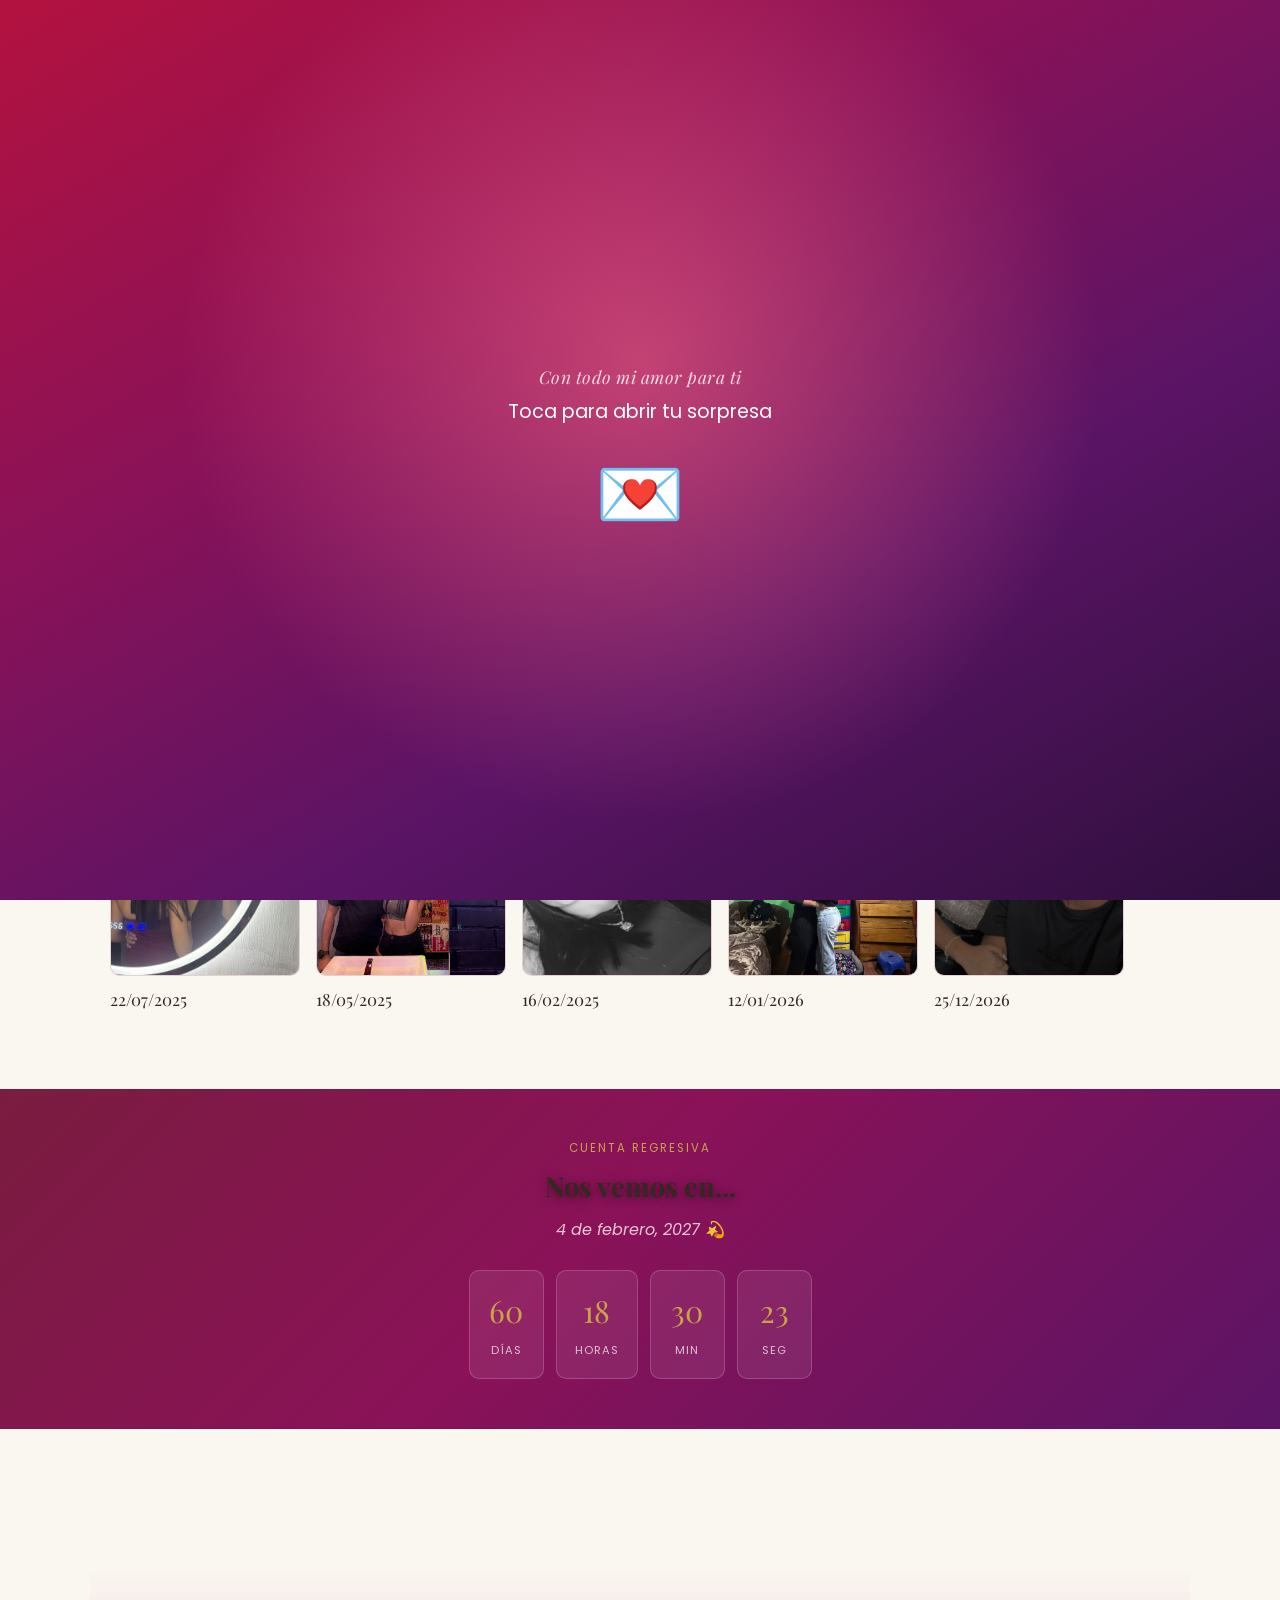
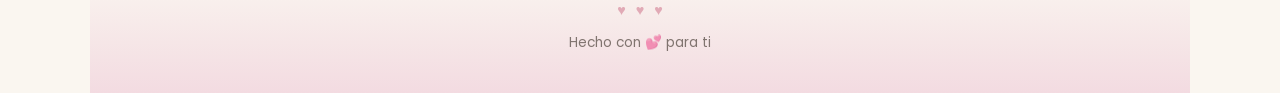
<file: index.html>
<!DOCTYPE html>
<html lang="es">
<head>
  <meta charset="UTF-8" />
  <meta name="viewport" content="width=device-width, initial-scale=1.0" />
  <title>Para el ADMV 💕</title>
  <link rel="preconnect" href="https://fonts.googleapis.com">
  <link href="https://fonts.googleapis.com/css2?family=Playfair+Display:ital,wght@0,500;0,600;1,500&family=Poppins:wght@300;400;500;600&display=swap" rel="stylesheet">
  <link rel="stylesheet" href="src/style.css" />
</head>
<body>
  <section id="intro-screen">
    <div class="corazones-flotantes" aria-hidden="true">
      <span class="corazon-decorativo c1">❤️</span>
      <span class="corazon-decorativo c2">💜</span>
      <span class="corazon-decorativo c3">❤️</span>
      <span class="corazon-decorativo c4">💗</span>
      <span class="corazon-decorativo c5">💜</span>
      <span class="corazon-decorativo c6">❤️</span>
      <span class="corazon-decorativo c7">💗</span>
      <span class="corazon-decorativo c8">❤️</span>
    </div>
    <div class="intro-content">
      <p class="intro-script">Con todo mi amor para ti</p>
      <p class="intro-pre">Toca para abrir tu sorpresa</p>
      <button id="btn-abrir-intro" aria-label="Abrir sorpresa">💌</button>
    </div>
  </section>

  <canvas id="confetti-canvas"></canvas>

  <header class="navbar">
    <img src="src/logo.png" alt="Logo R & D" class="brand-logo" />
    <div class="navbar-inner">
      <span class="brand">Para Ti</span>
      <nav class="navbar-tabs" id="navbar-tabs">
        <span class="tab-glass-indicador" id="tab-glass-indicador"></span>
        <a href="index.html" class="tab-btn activo"><span>Inicio</span></a>
        <a href="recuerdos.html" class="tab-btn"><span>Nuestra Historia</span></a>
        <a href="fotos.html" class="tab-btn"><span>Fotos</span></a>
        <a href="videos.html" class="tab-btn"><span>Videos</span></a>
        <a href="cartas.html" class="tab-btn"><span>Cartas</span></a>
        <a href="preguntas.html" class="tab-btn"><span>Preguntas</span></a>
        <a href="premios.html" class="tab-btn"><span>Premios</span></a>
        <a href="nosotros.html" class="tab-btn"><span>Nosotros</span></a>
      </nav>
      <button id="btn-menu-movil" class="btn-menu-movil" aria-label="Abrir menú">☰</button>
    </div>
  </header>

  <main id="main-content">
    <section class="tab-panel activo" data-tab="inicio">
      <div class="hero">
        <div class="hero-slides" id="hero-slides">
          <div class="hero-slide activo">
            <img src="src/fotos/portada1.jpg" alt="Descripción" class="hero-foto" />
          </div>
          <div class="hero-slide">
            <img src="src/fotos/portada2.jpg" alt="Descripción" class="hero-foto" />
          </div>
          <div class="hero-slide">
            <img src="src/fotos/portada3.jpg" alt="Descripción" class="hero-foto" />
          </div>
        </div>
        <div class="hero-texto">
          <p class="hero-caption">Nuestro aniversario</p>
          <h1 class="hero-titulo">Dos años<br />juntos amor</h1>
          <p class="hero-fecha-italic">6 de diciembre</p>
          <p class="hero-subtitulo">Un vistazo a todo lo que hemos vivido y todo lo que somos.</p>
          <button class="hero-boton" id="btn-hero-explorar">Explorar Recuerdos 💗</button>
        </div>
        <div class="hero-dots" id="hero-dots">
          <button class="hero-dot activo" aria-label="Foto 1"></button>
          <button class="hero-dot" aria-label="Foto 2"></button>
          <button class="hero-dot" aria-label="Foto 3"></button>
        </div>
      </div>

      <p class="subtitulo-seccion">Nuestros mejores momentos</p>
      <div class="carrete-categorias" id="carrete-categorias">
        <div class="categoria-card">
          <div class="categoria-imagen">
            <span class="efecto-vidrio" aria-hidden="true"></span>
            <span class="categoria-badge">Favorita</span>
            <img src="src/fotos/Destacada1.jpg" alt="Descripción" class="categoria-foto" />
          </div>
          <p class="categoria-label">22/07/2025</p>
        </div>
        <div class="categoria-card">
          <div class="categoria-imagen">
            <span class="efecto-vidrio" aria-hidden="true"></span>
            <span class="categoria-badge">Recuerdo</span>
            <img src="src/fotos/Destacada2.jpg" alt="Descripción" class="categoria-foto" />
          </div>
          <p class="categoria-label">18/05/2025</p>
        </div>
        <div class="categoria-card">
          <div class="categoria-imagen">
            <span class="efecto-vidrio" aria-hidden="true"></span>
            <span class="categoria-badge">Especial</span>
            <img src="src/fotos/Destacada3.jpg" alt="Descripción" class="categoria-foto" />
          </div>
          <p class="categoria-label">16/02/2025</p>
        </div>
        <div class="categoria-card">
          <div class="categoria-imagen">
            <span class="efecto-vidrio" aria-hidden="true"></span>
            <span class="categoria-badge">Favorita</span>
            <img src="src/fotos/Destacada4.jpg" alt="Descripción" class="categoria-foto" />
          </div>
          <p class="categoria-label">12/01/2026</p>
        </div>
        <div class="categoria-card">
          <div class="categoria-imagen">
            <span class="efecto-vidrio" aria-hidden="true"></span>
            <span class="categoria-badge">Recuerdo</span>
            <img src="src/fotos/Destacada5.jpg" alt="Descripción" class="categoria-foto" />
          </div>
          <p class="categoria-label">25/12/2026</p>
        </div>
      </div>

      <div class="espacio-libre" id="espacio-libre"></div>

      <section class="franja-oscura">
        <div class="franja-oscura-inner">
          <p class="franja-caption">Cuenta regresiva</p>
          <h2 class="franja-titulo">Nos vemos en...</h2>
          <p class="franja-fecha">4 de febrero, 2027 💫</p>
          <div class="countdown-grid">
            <div class="countdown-box"><span id="cd-dias">00</span><small>días</small></div>
            <div class="countdown-box"><span id="cd-horas">00</span><small>horas</small></div>
            <div class="countdown-box"><span id="cd-min">00</span><small>min</small></div>
            <div class="countdown-box"><span id="cd-seg">00</span><small>seg</small></div>
          </div>
        </div>
      </section>
    </section>

    <footer class="footer">
      <div class="footer-corazones" aria-hidden="true">
        <span>♥</span><span>♥</span><span>♥</span>
      </div>
      <p>Hecho con 💕 para ti</p>
    </footer>
  </main>

  <audio id="musica-romantica" src="src/Romantic_Flight.mp3" preload="auto"></audio> 
  <script src="src/JavaScript/inicio.js"></script>
  
</body>
</html>
</file>
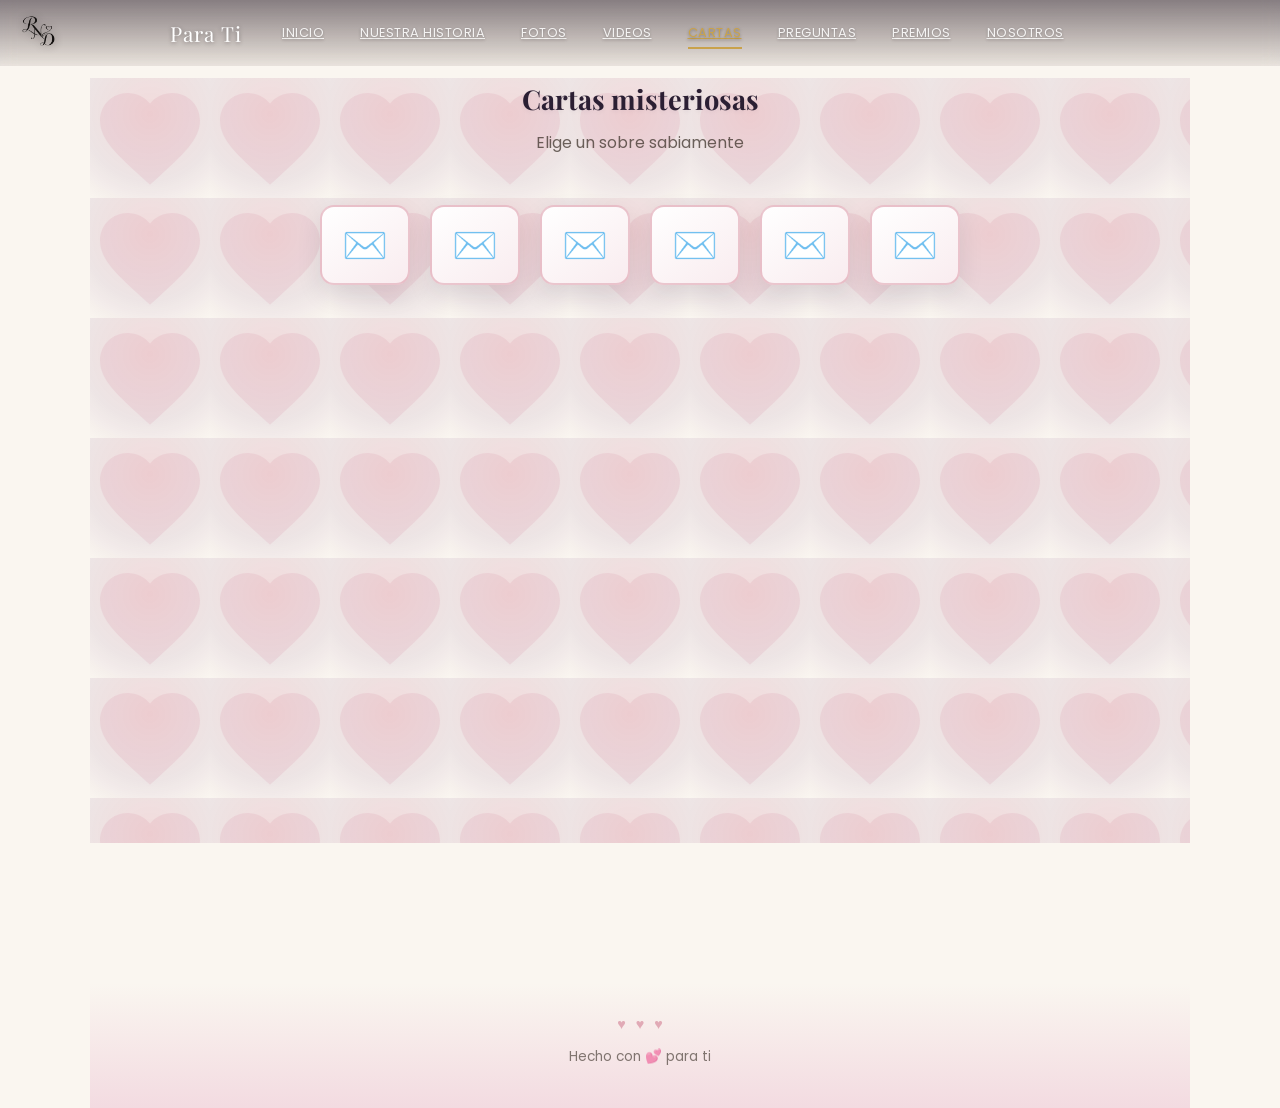
<file: cartas.html>
<!DOCTYPE html>
<html lang="es">
<head>
  <meta charset="UTF-8" />
  <meta name="viewport" content="width=device-width, initial-scale=1.0" />
  <title>Para el ADMV 💕 - Cartas</title>
  <link rel="preconnect" href="https://fonts.googleapis.com">
  <link href="https://fonts.googleapis.com/css2?family=Playfair+Display:ital,wght@0,500;0,600;1,500&family=Poppins:wght@300;400;500;600&display=swap" rel="stylesheet">
  <link rel="stylesheet" href="src/style.css" />
</head>
<body>
  <header class="navbar">
    <img src="src/logo.png" alt="Logo R & D" class="brand-logo" />
    <div class="navbar-inner">
      <span class="brand">Para Ti</span>
      <nav class="navbar-tabs" id="navbar-tabs">
        <span class="tab-glass-indicador" id="tab-glass-indicador"></span>
        <a href="index.html" class="tab-btn"><span>Inicio</span></a>
        <a href="recuerdos.html" class="tab-btn"><span>Nuestra Historia</span></a>
        <a href="fotos.html" class="tab-btn"><span>Fotos</span></a>
        <a href="videos.html" class="tab-btn"><span>Videos</span></a>
        <a href="cartas.html" class="tab-btn activo"><span>Cartas</span></a>
        <a href="preguntas.html" class="tab-btn"><span>Preguntas</span></a>
        <a href="premios.html" class="tab-btn"><span>Premios</span></a>
        <a href="nosotros.html" class="tab-btn"><span>Nosotros</span></a>
      </nav>
      <button id="btn-menu-movil" class="btn-menu-movil" aria-label="Abrir menú">☰</button>
    </div>
  </header>

  <main id="main-content">
    <section class="tab-panel activo" data-tab="cartas">
      <h2>Cartas misteriosas</h2>
      <p class="descripcion">Elige un sobre sabiamente</p>

      <div class="cartas-grid" id="cartas-grid"></div>

      <div class="carta-revelada oculto" id="carta-revelada">
        <p id="texto-carta"></p>
        <button id="cerrar-carta">Cerrar</button>
      </div>
    </section>

    <footer class="footer">
      <div class="footer-corazones" aria-hidden="true">
        <span>♥</span><span>♥</span><span>♥</span>
      </div>
      <p>Hecho con 💕 para ti</p>
    </footer>
  </main>

  <audio id="musica-romantica" src="src/Romantic_Flight.mp3" preload="auto"></audio> 
  <script src="src/JavaScript/cartas.js"></script>
</body>
</html>
</file>
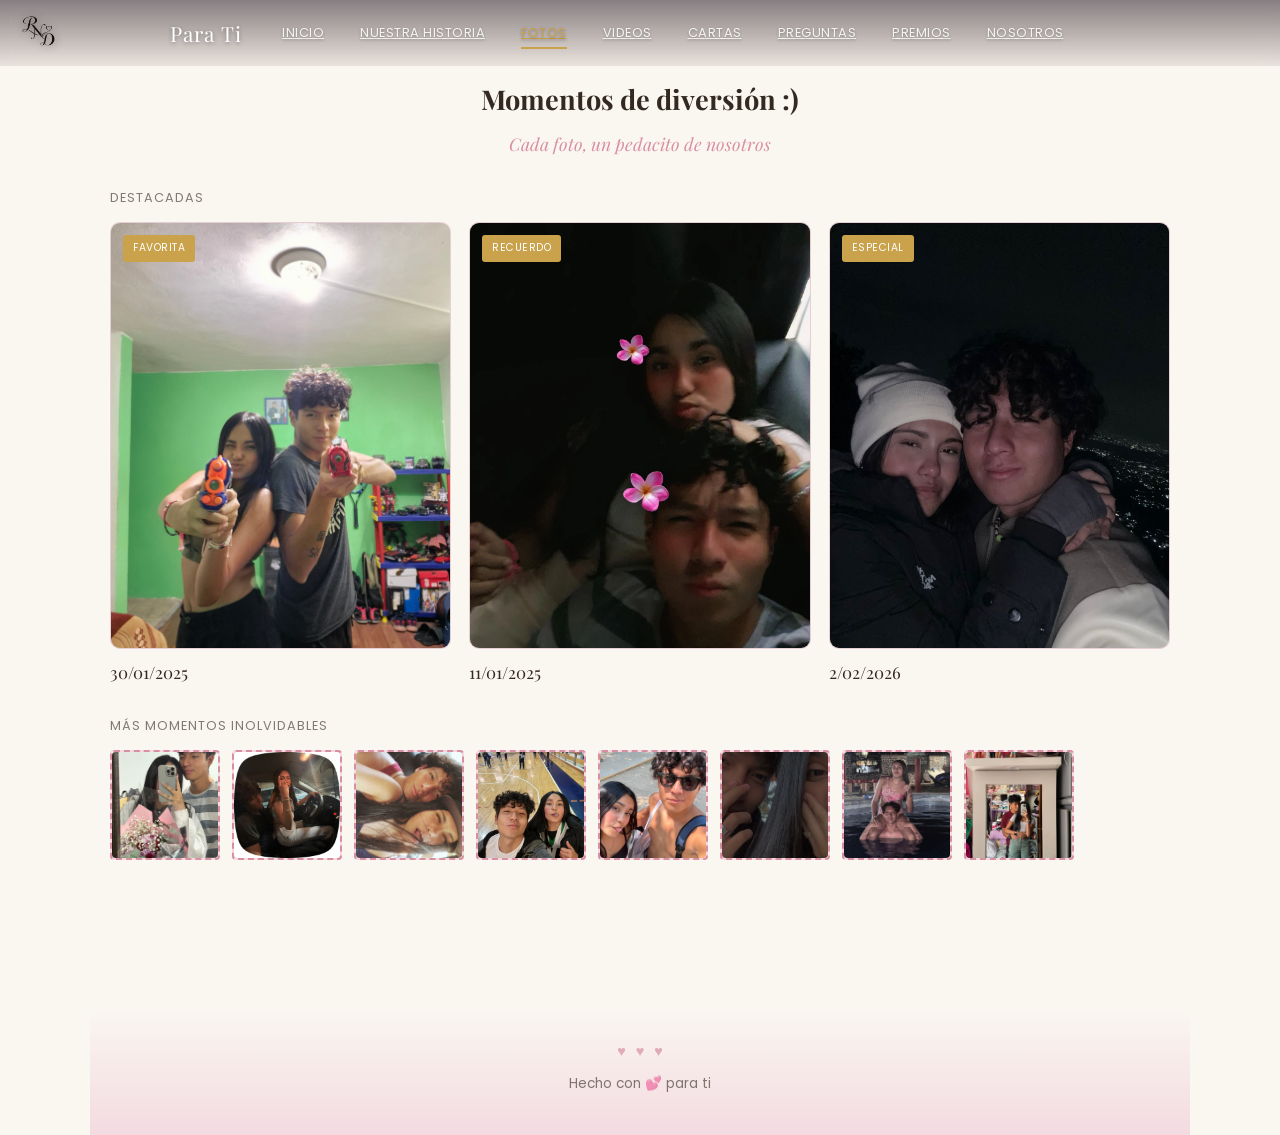
<file: fotos.html>
<!DOCTYPE html>
<html lang="es">
<head>
  <meta charset="UTF-8" />
  <meta name="viewport" content="width=device-width, initial-scale=1.0" />
  <title>Para el ADMV 💕 - Fotos</title>
  <link rel="preconnect" href="https://fonts.googleapis.com">
  <link href="https://fonts.googleapis.com/css2?family=Playfair+Display:ital,wght@0,500;0,600;1,500&family=Poppins:wght@300;400;500;600&display=swap" rel="stylesheet">
  <link rel="stylesheet" href="src/style.css" />
</head>
<body>
  <header class="navbar">
    <img src="src/logo.png" alt="Logo R & D" class="brand-logo" />
    <div class="navbar-inner">
      <span class="brand">Para Ti</span>
      <nav class="navbar-tabs" id="navbar-tabs">
        <span class="tab-glass-indicador" id="tab-glass-indicador"></span>
        <a href="index.html" class="tab-btn"><span>Inicio</span></a>
        <a href="recuerdos.html" class="tab-btn"><span>Nuestra Historia</span></a>
        <a href="fotos.html" class="tab-btn activo"><span>Fotos</span></a>
        <a href="videos.html" class="tab-btn"><span>Videos</span></a>
        <a href="cartas.html" class="tab-btn"><span>Cartas</span></a>
        <a href="preguntas.html" class="tab-btn"><span>Preguntas</span></a>
        <a href="premios.html" class="tab-btn"><span>Premios</span></a>
        <a href="nosotros.html" class="tab-btn"><span>Nosotros</span></a>
      </nav>
      <button id="btn-menu-movil" class="btn-menu-movil" aria-label="Abrir menú">☰</button>
    </div>
  </header>

  <main id="main-content">
    <section class="tab-panel activo" data-tab="fotos">
      <h2>Momentos de diversión :)</h2>
      <p class="slogan">Cada foto, un pedacito de nosotros</p>

      <p class="subtitulo-seccion">Destacadas</p>
      <div class="categorias-grid" id="galeria-destacada">
        <div class="categoria-card">
          <div class="categoria-imagen">
            <span class="efecto-vidrio" aria-hidden="true"></span>
            <span class="categoria-badge">Favorita</span>
            <img src="src/fotos/diver1.jpg" alt="Descripción" class="categoria-foto" />
          </div>
          <p class="categoria-label">30/01/2025</p>
        </div>
        <div class="categoria-card">
          <div class="categoria-imagen">
            <span class="efecto-vidrio" aria-hidden="true"></span>
            <span class="categoria-badge">Recuerdo</span>
            <img src="src/fotos/diver2.jpg" alt="Descripción" class="categoria-foto" />
          </div>
          <p class="categoria-label">11/01/2025</p>
        </div>
        <div class="categoria-card">
          <div class="categoria-imagen">
            <span class="efecto-vidrio" aria-hidden="true"></span>
            <span class="categoria-badge">Especial</span>
            <img src="src/fotos/diver3.jpg" alt="Descripción" class="categoria-foto" />
          </div>
          <p class="categoria-label">2/02/2026</p>
        </div>
      </div>

      <p class="subtitulo-seccion">Más momentos inolvidables</p>
      <div class="carrete" id="carrete-fotos">
        <div class="foto-placeholder">
          <img src="src/fotos/extra1.jpg" alt="Descripción" class="foto-real" /></div>
        <div class="foto-placeholder">
          <img src="src/fotos/extra2.jpg" alt="Descripción" class="foto-real" /></div>
        
        <div class="foto-placeholder">
          <img src="src/fotos/extra3.jpg" alt="Descripción" class="foto-real" />
        </div>
        <div class="foto-placeholder">
          <img src="src/fotos/extra4.jpg" alt="Descripción" class="foto-real" />
        </div>
        <div class="foto-placeholder">
          <img src="src/fotos/extra5.jpg" alt="Descripción" class="foto-real" />
        </div>
        <div class="foto-placeholder">
          <img src="src/fotos/extra6.jpg" alt="Descripción" class="foto-real" />
        </div>
        <div class="foto-placeholder">
          <img src="src/fotos/extra7.jpg" alt="Descripción" class="foto-real" />
        </div>
        <div class="foto-placeholder">
          <img src="src/fotos/extra8.jpg" alt="Descripción" class="foto-real" />
        </div>
      </div>
    </section>

    <footer class="footer">
      <div class="footer-corazones" aria-hidden="true">
        <span>♥</span><span>♥</span><span>♥</span>
      </div>
      <p>Hecho con 💕 para ti</p>
    </footer>
  </main>

  <audio id="musica-romantica" src="src/Romantic_Flight.mp3" preload="auto"></audio> 
  <script src="src/JavaScript/fotos.js"></script>
</body>
</html>
</file>
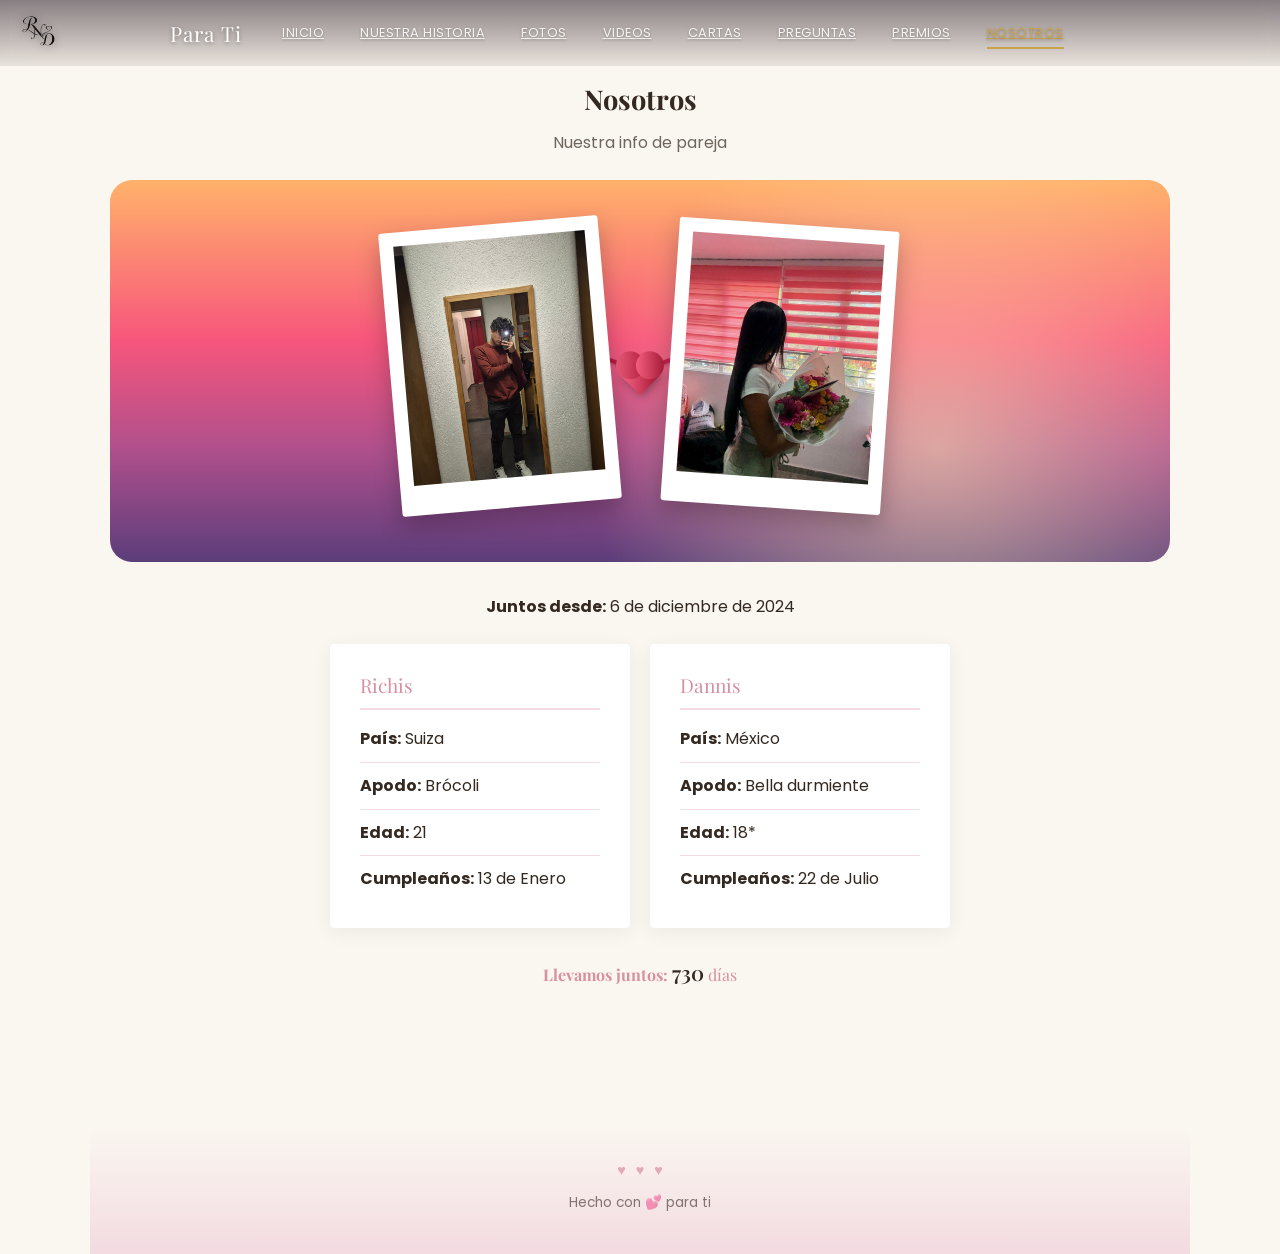
<file: nosotros.html>
<!DOCTYPE html>
<html lang="es">
<head>
  <meta charset="UTF-8" />
  <meta name="viewport" content="width=device-width, initial-scale=1.0" />
  <title>Para el ADMV 💕 - Nosotros</title>
  <link rel="preconnect" href="https://fonts.googleapis.com">
  <link href="https://fonts.googleapis.com/css2?family=Playfair+Display:ital,wght@0,500;0,600;1,500&family=Poppins:wght@300;400;500;600&display=swap" rel="stylesheet">
  <link rel="stylesheet" href="src/style.css" />
</head>
<body>
  <header class="navbar">
    <img src="src/logo.png" alt="Logo R & D" class="brand-logo" />
    <div class="navbar-inner">
      <span class="brand">Para Ti</span>
      <nav class="navbar-tabs" id="navbar-tabs">
        <span class="tab-glass-indicador" id="tab-glass-indicador"></span>
        <a href="index.html" class="tab-btn"><span>Inicio</span></a>
        <a href="recuerdos.html" class="tab-btn"><span>Nuestra Historia</span></a>
        <a href="fotos.html" class="tab-btn"><span>Fotos</span></a>
        <a href="videos.html" class="tab-btn"><span>Videos</span></a>
        <a href="cartas.html" class="tab-btn"><span>Cartas</span></a>
        <a href="preguntas.html" class="tab-btn"><span>Preguntas</span></a>
        <a href="premios.html" class="tab-btn"><span>Premios</span></a>
        <a href="nosotros.html" class="tab-btn activo"><span>Nosotros</span></a>
      </nav>
      <button id="btn-menu-movil" class="btn-menu-movil" aria-label="Abrir menú">☰</button>
    </div>
  </header>

  <main id="main-content">
    <section class="tab-panel activo" data-tab="nosotros">
      <h2>Nosotros</h2>
      <p class="descripcion">Nuestra info de pareja</p>

      <div class="nosotros-fotos">
        <div class="nosotros-foto-marco marco-1">
          <img src="src/fotos/Perfil1.jpg" alt="Descripción" class="nosotros-foto" />
        </div>
        <div class="hilo-cruce" aria-hidden="true">
          <span class="hilo-linea hilo-linea-izq"></span>
          <span class="hilo-linea hilo-linea-der"></span>
          <span class="hilo-corazon"></span>
        </div>
        <div class="nosotros-foto-marco marco-2">
          <img src="src/fotos/Perfil2.jpg" alt="Descripción" class="nosotros-foto" />
        </div>
      </div>

      <p class="nosotros-fecha"><strong>Juntos desde:</strong> 6 de diciembre de 2024</p>

      <div class="nosotros-personas">
        <div class="nosotros-card">
          <p class="nosotros-nombre">Richis</p>
          <p class="nosotros-dato"><strong>País:</strong> Suiza</p>
          <p class="nosotros-dato"><strong>Apodo:</strong> Brócoli</p>
          <p class="nosotros-dato"><strong>Edad:</strong> 21</p>
          <p class="nosotros-dato"><strong>Cumpleaños:</strong> 13 de Enero</p>
        </div>
        <div class="nosotros-card">
          <p class="nosotros-nombre">Dannis</p>
          <p class="nosotros-dato"><strong>País:</strong> México</p>
          <p class="nosotros-dato"><strong>Apodo:</strong> Bella durmiente</p>
          <p class="nosotros-dato"><strong>Edad:</strong> 18*</p>
          <p class="nosotros-dato"><strong>Cumpleaños:</strong> 22 de Julio</p>
        </div>
      </div>

      <p class="nosotros-contador">
        <strong>Llevamos juntos:</strong>
        <span id="dias-juntos">0</span> días
      </p>
    </section>

    <footer class="footer">
      <div class="footer-corazones" aria-hidden="true">
        <span>♥</span><span>♥</span><span>♥</span>
      </div>
      <p>Hecho con 💕 para ti</p>
    </footer>
  </main>

  <audio id="musica-romantica" src="src/Romantic_Flight.mp3" preload="auto"></audio> 
  <script src="src/JavaScript/nosotros.js"></script>
</body>
</html>
</file>
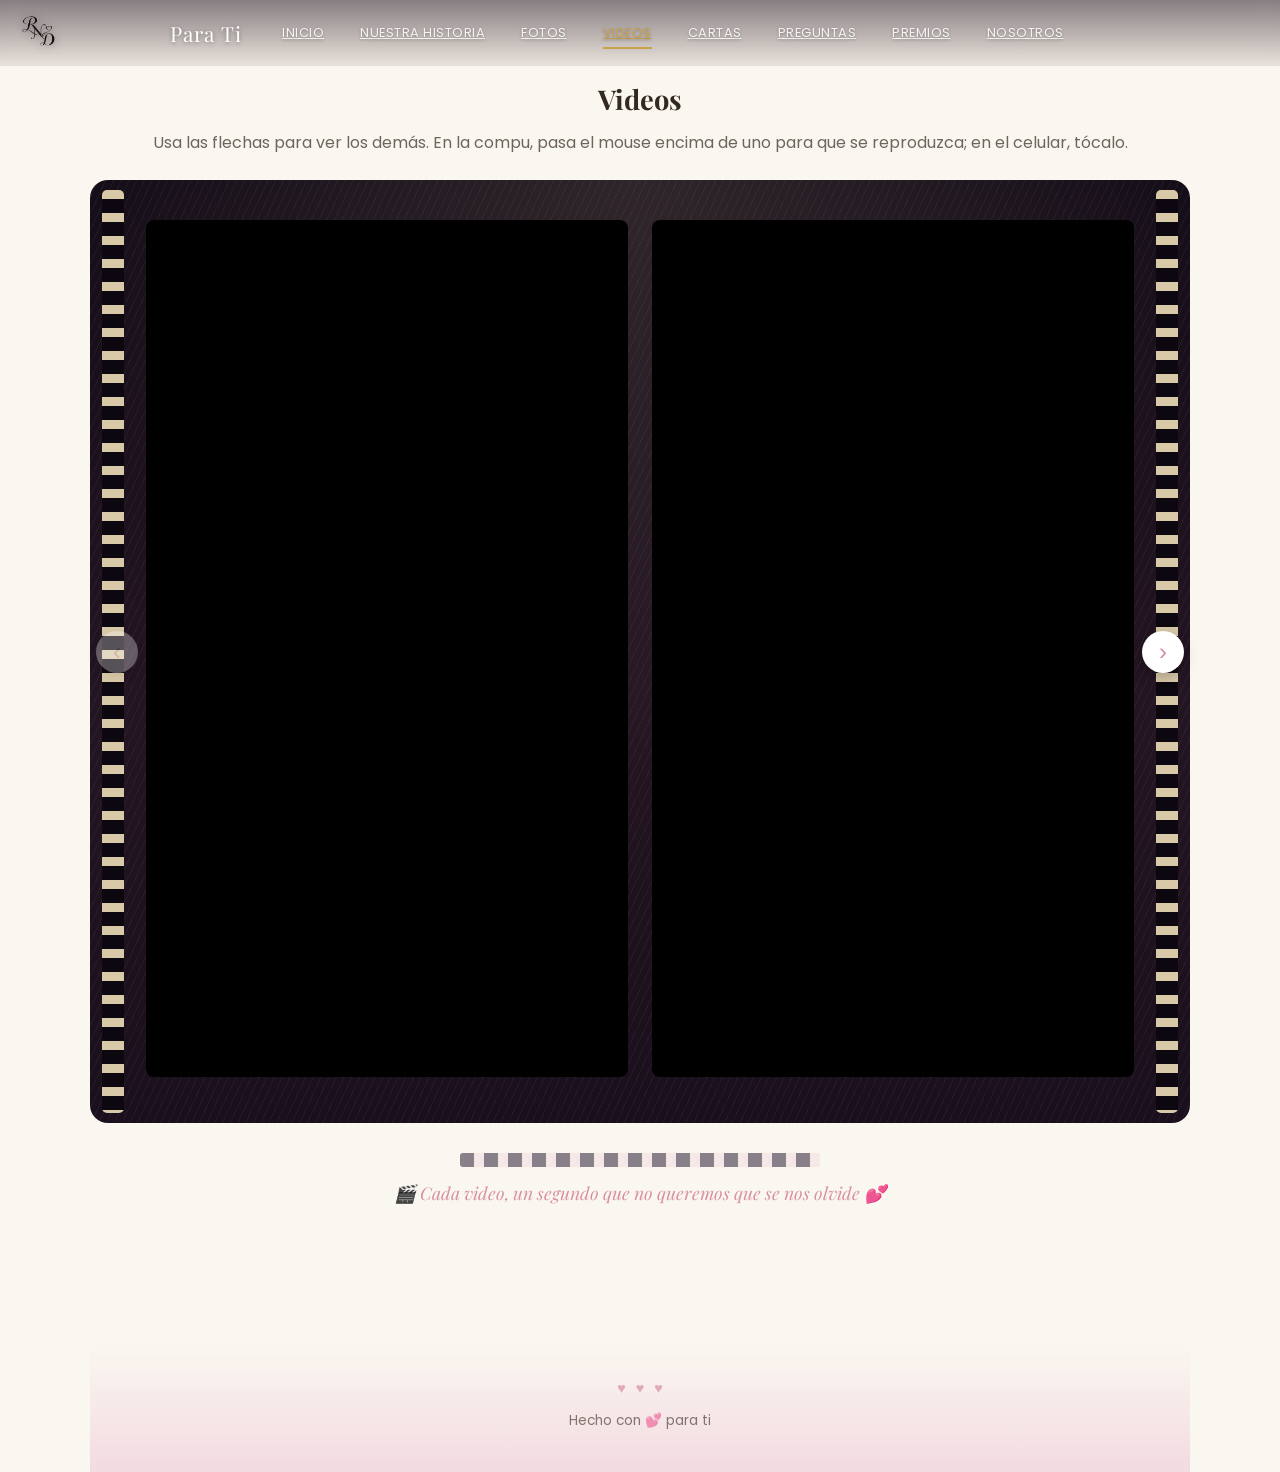
<file: videos.html>
<!DOCTYPE html>
<html lang="es">
<head>
  <meta charset="UTF-8" />
  <meta name="viewport" content="width=device-width, initial-scale=1.0" />
  <title>Para el ADMV 💕 - Videos</title>
  <link rel="preconnect" href="https://fonts.googleapis.com">
  <link href="https://fonts.googleapis.com/css2?family=Playfair+Display:ital,wght@0,500;0,600;1,500&family=Poppins:wght@300;400;500;600&display=swap" rel="stylesheet">
  <link rel="stylesheet" href="src/style.css" />
</head>
<body>
  <header class="navbar">
    <img src="src/logo.png" alt="Logo R & D" class="brand-logo" />
    <div class="navbar-inner">
      <span class="brand">Para Ti</span>
      <nav class="navbar-tabs" id="navbar-tabs">
        <span class="tab-glass-indicador" id="tab-glass-indicador"></span>
        <a href="index.html" class="tab-btn"><span>Inicio</span></a>
        <a href="recuerdos.html" class="tab-btn"><span>Nuestra Historia</span></a>
        <a href="fotos.html" class="tab-btn"><span>Fotos</span></a>
        <a href="videos.html" class="tab-btn activo"><span>Videos</span></a>
        <a href="cartas.html" class="tab-btn"><span>Cartas</span></a>
        <a href="preguntas.html" class="tab-btn"><span>Preguntas</span></a>
        <a href="premios.html" class="tab-btn"><span>Premios</span></a>
        <a href="nosotros.html" class="tab-btn"><span>Nosotros</span></a>
      </nav>
      <button id="btn-menu-movil" class="btn-menu-movil" aria-label="Abrir menú">☰</button>
    </div>
  </header>

  <main id="main-content">
    <section class="tab-panel activo" data-tab="videos">
      <h2>Videos</h2>
      <p class="descripcion">Usa las flechas para ver los demás. En la compu, pasa el mouse encima de uno para que se reproduzca; en el celular, tócalo.</p>

      <div class="videos-carrusel">
        <div class="pelicula-perf pelicula-perf-izq" aria-hidden="true"></div>
        <div class="pelicula-perf pelicula-perf-der" aria-hidden="true"></div>
        <button class="video-flecha video-flecha-izq" id="video-flecha-izq" aria-label="Videos anteriores">‹</button>
        <div class="videos-ventana">
          <div class="videos-pista" id="videos-pista">
            <div class="video-card"><div class="video-marco"><video playsinline preload="metadata"><source src="src/fotos/video1.mp4" type="video/mp4" /></video></div></div>
            <div class="video-card"><div class="video-marco"><video playsinline preload="metadata"><source src="src/fotos/video2.mp4" type="video/mp4" /></video></div></div>
            <div class="video-card"><div class="video-marco"><video playsinline preload="metadata"><source src="src/fotos/video3.mp4" type="video/mp4" /></video></div></div>
            <div class="video-card"><div class="video-marco"><video playsinline preload="metadata"><source src="src/fotos/video4.mp4" type="video/mp4" /></video></div></div>
            <div class="video-card"><div class="video-marco"><video playsinline preload="metadata"><source src="src/fotos/video5.mp4" type="video/mp4" /></video></div></div>
            <div class="video-card"><div class="video-marco"><video playsinline preload="metadata"><source src="src/fotos/video6.mp4" type="video/mp4" /></video></div></div>
          </div>
        </div>
        <button class="video-flecha video-flecha-der" id="video-flecha-der" aria-label="Videos siguientes">›</button>
      </div>

      <div class="videos-cinta" aria-hidden="true"></div>
      <p class="slogan videos-slogan">🎬 Cada video, un segundo que no queremos que se nos olvide 💕</p>
    </section>

    <footer class="footer">
      <div class="footer-corazones" aria-hidden="true">
        <span>♥</span><span>♥</span><span>♥</span>
      </div>
      <p>Hecho con 💕 para ti</p>
    </footer>
  </main>

  <audio id="musica-romantica" src="src/Romantic_Flight.mp3" preload="auto"></audio> 
  <script src="src/JavaScript/videos.js"></script>
</body>
</html>
</file>
<file: src/style.css>
/* =================================================================
   CÓMO FUNCIONA CSS (rápido):
   Cada bloque es:   selector { propiedad: valor; }
   - .clase       -> afecta a todos los elementos con class="clase"
   - #id          -> afecta al ÚNICO elemento con ese id
   - etiqueta     -> afecta a TODAS las etiquetas de ese tipo (ej: h1)
   ================================================================= */

* {
  margin: 0;
  padding: 0;
  box-sizing: border-box;
}

:root {
  --crema: #faf6f0;
  --texto: #332920;
  --dorado: #c9a24b;
  --rosa: #d88fa0;
  --rosa-claro: #f3dbe1;
  --vino: #2b1f33;
  --vino-claro: #3d2c48;
}

/*
  El truco de "full-bleed" que usamos en .hero y .franja-oscura
  (width:100vw + margin negativo) a veces se pasa por unos pixeles del
  ancho real de la pantalla (100vw a veces incluye el grosor de la
  barra de scroll, que varía por navegador). Eso genera una franja
  angosta de scroll horizontal, y por ahí se asoma el color de fondo
  de atrás (el rosa clarito de .hero) como una tira "cortada" a un
  lado. overflow-x:hidden en html/body corta cualquier desborde
  horizontal para que eso nunca sea visible, sin afectar el scroll
  vertical normal de la página.
*/
html {
  overflow-x: hidden;
}

body {
  overflow-x: hidden;
  font-family: 'Poppins', 'Segoe UI', Arial, sans-serif;
  background: var(--crema);
  color: var(--texto);
  line-height: 1.6;
}

h1, h2, .hero-titulo, .franja-titulo {
  font-family: 'Playfair Display', Georgia, serif;
}

/* =================================================================
   PANTALLA DE INTRO
   ================================================================= */
/*
  Degradado tipo "San Valentín": rojo intenso arriba-izquierda que se
  funde a rosa/magenta y termina en morado oscuro abajo-derecha. Un
  radial-gradient encimado le da un "brillo" suave desde el centro,
  como si hubiera una luz cálida detrás del sobre.
*/
#intro-screen {
  position: fixed;
  inset: 0;
  overflow: hidden; /* para que los corazones flotantes no generen scroll */
  background:
    radial-gradient(circle at 50% 40%, rgba(255, 105, 135, 0.55) 0%, transparent 55%),
    linear-gradient(150deg, #b3123f 0%, #8a1258 35%, #5b1465 65%, #2e0f3d 100%);
  display: flex;
  align-items: center;
  justify-content: center;
  z-index: 100;
  transition: opacity 0.8s ease, visibility 0.8s ease;
}

#intro-screen.cerrado {
  opacity: 0;
  visibility: hidden;
  pointer-events: none;
}

/* =================================================================
   CORAZONES DECORATIVOS DE FONDO (puro ambiente, no interactivos)
   ================================================================= */
.corazones-flotantes {
  position: absolute;
  inset: 0;
  pointer-events: none; /* nunca bloquean el clic al botón de abajo */
}

.corazon-decorativo {
  position: absolute;
  bottom: -60px;
  opacity: 0;
  filter: drop-shadow(0 0 6px rgba(255, 255, 255, 0.25));
  animation-name: flotarFondo;
  animation-timing-function: ease-in-out;
  animation-iteration-count: infinite;
}

/*
  Cada corazón tiene su propia posición horizontal (left), tamaño
  (font-size), duración y "delay" (retraso de inicio), para que no
  todos suban a la vez ni en fila, sino de forma dispersa y orgánica.
*/
.c1 { left: 6%;  font-size: 1.6rem; animation-duration: 9s;  animation-delay: 0s; }
.c2 { left: 18%; font-size: 1.1rem; animation-duration: 7s;  animation-delay: 1.5s; }
.c3 { left: 32%; font-size: 2rem;   animation-duration: 11s; animation-delay: 3s; }
.c4 { left: 48%; font-size: 1.3rem; animation-duration: 8s;  animation-delay: 0.5s; }
.c5 { left: 62%; font-size: 1.7rem; animation-duration: 10s; animation-delay: 4s; }
.c6 { left: 75%; font-size: 1.2rem; animation-duration: 7.5s; animation-delay: 2s; }
.c7 { left: 85%; font-size: 1.9rem; animation-duration: 12s; animation-delay: 1s; }
.c8 { left: 94%; font-size: 1.4rem; animation-duration: 9.5s; animation-delay: 3.5s; }

@keyframes flotarFondo {
  0%   { transform: translateY(0) scale(0.8) rotate(0deg); opacity: 0; }
  12%  { opacity: 0.55; }
  50%  { transform: translateY(-48vh) scale(1.05) rotate(8deg); }
  88%  { opacity: 0.5; }
  100% { transform: translateY(-95vh) scale(0.9) rotate(-6deg); opacity: 0; }
}

.intro-content {
  position: relative;
  z-index: 1; /* encima de los corazones de fondo */
  text-align: center;
  color: white;
}

/* Línea chiquita en cursiva, como si fuera escrita a mano en una
   tarjeta de San Valentín */
.intro-script {
  font-family: 'Playfair Display', Georgia, serif;
  font-style: italic;
  font-size: 1.1rem;
  color: #ffd9e3;
  margin-bottom: 6px;
  letter-spacing: 0.5px;
}

.intro-pre {
  font-size: 1.2rem;
  margin-bottom: 24px;
}

/*
  El botón lleva DOS animaciones a la vez, separadas por coma: la que
  ya teníamos (flotar = sube y baja) y una nueva (resplandor = el
  brillo alrededor se hace más fuerte y más débil), para que se vea
  como si "latiera" suavemente.
*/
#btn-abrir-intro {
  font-size: 4.5rem;
  background: none;
  border: none;
  cursor: pointer;
  animation: flotar 2s ease-in-out infinite, resplandor 2.2s ease-in-out infinite;
}

@keyframes flotar {
  0%, 100% { transform: translateY(0); }
  50%      { transform: translateY(-15px); }
}

@keyframes resplandor {
  0%, 100% { filter: drop-shadow(0 0 12px rgba(255, 130, 170, 0.55)); }
  50%      { filter: drop-shadow(0 0 32px rgba(255, 130, 170, 0.9)); }
}

#confetti-canvas {
  position: fixed;
  inset: 0;
  pointer-events: none;
  z-index: 200;
}

/* =================================================================
   HEADER ESTILO BOUTIQUE (logo serif + pestañas)
   ================================================================= */
/*
  Antes la barra era "sticky" (ocupaba su propio espacio arriba y la
  foto empezaba después de ella). Ahora la queremos "fundida" con la
  imagen, como si no tuviera fondo propio: para eso la sacamos del
  flujo normal con "position: fixed" (flota encima de TODO, sin
  empujar nada hacia abajo) y le damos un fondo semitransparente en
  vez de sólido. Ese degradado oscuro muy suave + el "blur" de atrás
  son lo que permite seguir leyendo el texto blanco tanto sobre la
  foto como sobre el fondo crema del resto de las pestañas.
*/
.navbar {
  position: fixed;
  top: 0;
  left: 0;
  width: 100%;
  z-index: 60;
  background: linear-gradient(180deg, rgba(20, 8, 22, 0.5) 0%, rgba(20, 8, 22, 0.08) 100%);
  backdrop-filter: blur(8px) saturate(150%);
  -webkit-backdrop-filter: blur(8px) saturate(150%);
  border-bottom: none;
}

/*
  El logo se posiciona respecto a .navbar (que es el "abuelo" más
  cercano con position != static). Al estar FUERA del contenedor
  centrado (.navbar-inner), "left: 16px" lo pega a la esquina real
  de la pantalla, sin importar qué tan ancho sea el monitor.
  El drop-shadow le da un contorno sutil para que se distinga bien
  incluso sobre partes claras de la foto.
*/
.brand-logo {
  position: absolute;
  top: 8px;
  left: 16px;
  height: 44px;
  width: auto;
  display: block;
  filter: drop-shadow(0 1px 4px rgba(0, 0, 0, 0.45));
}

.navbar-inner {
  max-width: 1100px;
  margin: 0 auto;
  display: flex;
  align-items: center;
  gap: 24px;
  padding: 14px 20px;
}

.brand {
  font-family: 'Playfair Display', Georgia, serif;
  font-size: 1.3rem;
  letter-spacing: 1px;
  /* Antes era var(--texto) (café oscuro), que se perdía sobre la
     foto. Blanco + una sombrita se lee bien sobre cualquier fondo. */
  color: white;
  text-shadow: 0 1px 4px rgba(0, 0, 0, 0.35);
  white-space: nowrap;
  /*
    Le dejamos espacio a la izquierda para que el texto nunca quede
    debajo o pegado al logo (que ahora vive en la esquina, fuera de
    este contenedor). Ajusta este número si tu logo es más ancho.
  */
  margin-left: 60px;
}

.navbar-tabs {
  position: relative; /* necesario para que el indicador (position:absolute) se ubique respecto a esta barra */
  display: flex;
  gap: 4px;
  flex-wrap: wrap;
}

/* =================================================================
   PESTAÑAS: un solo "vidrio" que se DESLIZA de un botón a otro
   ================================================================= */
/*
  En vez de que cada botón tenga su propio brillo independiente (lo
  que se sentía "cortado" al pasar de uno a otro), ahora hay un único
  elemento (.tab-glass-indicador) que el JS mueve de posición según
  qué botón estás tocando con el mouse. Como acá abajo le damos
  "transition" a left/width, el navegador anima ese movimiento solo,
  y se ve como una gota de vidrio deslizándose de un lado a otro,
  fluida y continua, en vez de prender/apagar cada botón por separado.
*/
.tab-glass-indicador {
  position: absolute;
  top: 0;
  left: 0;
  height: 100%;
  width: 0;
  border-radius: 18px;
  z-index: 0;
  pointer-events: none; /* para que nunca "robe" el clic al botón de abajo */

  background: rgba(201, 162, 75, 0.16);
  border: 1px solid rgba(201, 162, 75, 0.35);
  backdrop-filter: blur(10px) saturate(180%);
  -webkit-backdrop-filter: blur(10px) saturate(180%);

  opacity: 0;
  transition: left 0.35s cubic-bezier(0.4, 0, 0.2, 1),
              width 0.35s cubic-bezier(0.4, 0, 0.2, 1),
              opacity 0.25s ease;
}

.tab-glass-indicador.visible {
  opacity: 1;
}

.tab-btn {
  background: none;
  border: none;
  /* Blanco en vez de café oscuro: ahora la barra ya no tiene fondo
     sólido, así que el texto tiene que leerse sobre la foto. */
  color: white;
  text-shadow: 0 1px 3px rgba(0, 0, 0, 0.35);
  font-size: 0.8rem;
  letter-spacing: 0.5px;
  text-transform: uppercase;
  cursor: pointer;
  padding: 9px 16px;
  position: relative;
  z-index: 1; /* encima del indicador, para que el texto siempre se lea */
  opacity: 0.85;
  border-radius: 18px;
  transition: opacity 0.2s ease, color 0.2s ease;
}

.tab-btn:hover {
  opacity: 1;
  color: var(--dorado);
}

/* La pestaña activa lleva además una rayita dorada debajo */
.tab-btn.activo {
  opacity: 1;
  color: var(--dorado);
}

.tab-btn.activo span {
  position: relative;
}

.tab-btn.activo span::after {
  content: '';
  position: absolute;
  left: 0;
  right: 0;
  bottom: -8px;
  height: 2px;
  background: var(--dorado);
}

.btn-menu-movil {
  display: none;
  background: none;
  border: none;
  font-size: 1.4rem;
  color: white;
  text-shadow: 0 1px 3px rgba(0, 0, 0, 0.35);
  cursor: pointer;
  margin-left: auto;
}

/* =================================================================
   PANELES (contenido de cada pestaña)
   ================================================================= */
.tab-panel {
  display: none;
  text-align: center;
  min-height: 50vh;
}

.tab-panel.activo {
  display: block;
  animation: aparecerGlass 0.45s ease;
}

@keyframes aparecerGlass {
  from {
    opacity: 0;
    transform: translateY(10px) scale(0.99);
    filter: blur(6px);
  }
  to {
    opacity: 1;
    transform: translateY(0) scale(1);
    filter: blur(0);
  }
}

.tab-panel h2 {
  font-size: 1.7rem;
  color: var(--texto);
  margin-bottom: 8px;
}

/*
  Como .navbar ahora es "fixed" (ya no ocupa espacio propio), todo lo
  demás se recorrería hacia arriba y quedaría tapado por la barra.
  Este padding-top empuja el contenido hacia abajo lo mismo que mide
  la barra (~78px), para que nada quede escondido debajo de ella.
  El .hero cancela este espacio con un margin-top negativo (ver
  abajo), así que SOLO la foto de portada llega hasta arriba de todo
  y se ve "detrás" de la barra transparente; el resto de secciones sí
  respeta este espacio.
*/
#main-content {
  max-width: 1100px;
  margin: 0 auto;
  padding-top: 78px;
}

.descripcion {
  opacity: 0.7;
  margin-bottom: 25px;
  padding: 0 20px;
}

.slogan {
  font-style: italic;
  font-family: 'Playfair Display', Georgia, serif;
  color: var(--rosa);
  font-size: 1.1rem;
  margin-bottom: 22px;
  padding: 0 20px;
}

.subtitulo-seccion {
  text-align: left;
  text-transform: uppercase;
  letter-spacing: 1px;
  font-size: 0.8rem;
  opacity: 0.6;
  margin: 30px 20px 14px;
}

.espacio-libre {
  margin: 10px 20px;
}

/* =================================================================
   HERO: ocupa TODO el ancho de la pantalla + carrusel de 3 fotos
   ================================================================= */
/*
  Igual truco que usamos en .franja-oscura: aunque #main-content
  tiene un max-width que centra el contenido, con
  width:100vw + left:50% + márgenes negativos de -50vw hacemos que
  ESTE elemento en particular "se salga" de ese límite y ocupe todo
  el ancho real de la pantalla del navegador (edge to edge).
*/
.hero {
  position: relative;
  width: 100vw;
  left: 50%;
  right: 50%;
  margin-left: -50vw;
  margin-right: -50vw;
  /*
    margin-top negativo = exactamente el padding-top que le pusimos a
    #main-content. Así el hero "recupera" ese espacio y su foto llega
    hasta el borde de arriba (y = 0), quedando detrás de la barra fija
    y transparente en vez de empezar debajo de ella.
  */
  margin-top: -78px;
  /*
    21/9 daba una franja muy delgada. 16/9 es más alta, así que se ve
    más foto (más "espacio" como pediste) sin volverse exagerada.
  */
  aspect-ratio: 16 / 9;
  max-height: 640px;
  overflow: hidden;
  background: var(--rosa-claro);
}

/* Contenedor de las 3 fotos, una encima de otra (position:absolute) */
.hero-slides {
  position: absolute;
  inset: 0;
}

/*
  Cada foto empieza invisible (opacity:0). Solo la que tiene la clase
  "activo" se muestra (opacity:1). Como ambas están en el MISMO lugar
  (position:absolute, inset:0) y opacity tiene "transition", el
  cambio entre una y otra se ve como un fundido (crossfade) suave,
  en vez de un salto brusco.
*/
/*
  Antes esto era solo un "crossfade" (opacity 0 -> 1), que se ve
  plano: las dos fotos se quedan quietas en su lugar y solo una se
  desvanece mientras la otra aparece.

  Ahora agregamos "transform" a la mezcla: la foto que NO está activa
  vive corrida un poco a la derecha (translateX) y un poco más chica
  (scale). Como el JS solo agrega/quita la clase "activo" (no sabe
  cuál foto es "la anterior" ni "la siguiente"), este mismo cambio de
  estilo sirve para las dos direcciones a la vez:
    - La foto que SE VA pasa de (centrada, tamaño normal) a (corrida,
      chica, invisible) -> se siente como si "retrocediera".
    - La foto que ENTRA hace exactamente lo contrario, de (corrida,
      chica, invisible) a (centrada, tamaño normal) -> se siente como
      si se deslizara y creciera por encima de la anterior.
  Y como la foto activa tiene z-index más alto, la que entra siempre
  queda "por encima" de la que sale mientras se cruzan.
*/
.hero-slide {
  position: absolute;
  inset: 0;
  opacity: 0;
  transform: translateX(6%) scale(0.94);
  transition: opacity 0.9s cubic-bezier(0.4, 0, 0.2, 1),
              transform 0.9s cubic-bezier(0.4, 0, 0.2, 1);
}

.hero-slide.activo {
  opacity: 1;
  transform: translateX(0) scale(1);
  z-index: 1;
}

.hero-placeholder {
  position: absolute;
  inset: 0;
  display: flex;
  flex-direction: column;
  align-items: center;
  justify-content: center;
  gap: 8px;
  border: 2px dashed var(--rosa);
  color: var(--rosa);
}

.hero-placeholder span {
  font-size: 2.2rem;
}

.hero-foto {
  position: absolute;
  inset: 0;
  width: 100%;
  height: 100%;
  object-fit: cover;
}

/* El texto queda FIJO encima de las 3 fotos, con z-index más alto
   para no quedar tapado por ninguna */
.hero-texto {
  position: absolute;
  inset: 0;
  z-index: 5;
  display: flex;
  flex-direction: column;
  justify-content: center;
  /*
    Antes: max-width:480px + margin:0 auto -> una caja angosta
    centrada, más chica que la foto de fondo. Ahora: width:100% (y
    max-width:100% para no dejar ningún límite) hace que este fondo
    cubra EXACTAMENTE el mismo ancho que las fotos de portada, de
    borde a borde del hero. El texto (título, fecha, botón) sigue
    viéndose del lado izquierdo porque son elementos en columna
    (flex-direction:column) y por defecto se acomodan pegados al
    inicio, no porque la caja sea angosta.
  */
  width: 100%;
  max-width: 100%;
  margin: 0;
  /*
    Antes el padding era 40px parejo. En ventanas anchas pero poco
    altas, la foto (que mide su altura solo con aspect-ratio) puede
    salir más bajita de lo que este bloque de texto necesita, y
    entonces el texto se sale por arriba, tapado por la barra. Bajar
    el padding vertical (arriba/abajo) le da más margen de sobra al
    texto sin tocar el tamaño de la foto ni hacerla más alta.
  */
  padding: 20px 40px;
  /*
    Un solo color con transparencia pareja en todo el bloque: mismo
    morado oscuro (43,31,51), 50% de opacidad en TODAS partes (antes
    era un gradiente que se iba aclarando de un lado a otro).
  */
  background: rgba(43, 31, 51, 0.5);
  color: white;
}

/* Los puntitos de abajo, para saber en qué foto vas (y poder elegir) */
.hero-dots {
  position: absolute;
  bottom: 20px;
  left: 50%;
  transform: translateX(-50%);
  z-index: 6;
  display: flex;
  gap: 8px;
}

.hero-dot {
  width: 8px;
  height: 8px;
  border-radius: 50%;
  border: none;
  background: rgba(255, 255, 255, 0.5);
  cursor: pointer;
  padding: 0;
  transition: background 0.2s ease, width 0.2s ease;
}

.hero-dot:hover {
  background: rgba(255, 255, 255, 0.8);
}

/* El puntito de la foto activa se pinta dorado y se alarga un poco,
   como en los carruseles de tienda */
.hero-dot.activo {
  background: var(--dorado);
  width: 22px;
  border-radius: 4px;
}

.hero-caption {
  text-transform: uppercase;
  letter-spacing: 2px;
  font-size: 0.75rem;
  color: var(--dorado);
  margin-bottom: 6px;
}

/*
  clamp(mínimo, preferido, máximo): el tamaño de letra "preferido" es
  5vh (5% de la altura de la ventana), así que en ventanas bajitas el
  título se achica solo, y en ventanas altas no pasa de 2.6rem ni baja
  de 1.8rem. Esto es justo lo que evita que el texto necesite más
  espacio del que la foto (que también depende del ancho/alto de la
  ventana) le puede dar.
*/
.hero-titulo {
  font-size: clamp(1.8rem, 5vh, 2.6rem);
  line-height: 1.1;
  margin-bottom: 4px;
}

.hero-fecha-italic {
  font-family: 'Playfair Display', Georgia, serif;
  font-style: italic;
  font-size: 1.15rem;
  color: var(--rosa-claro);
  margin-bottom: 10px;
}

.hero-subtitulo {
  font-size: 0.88rem;
  opacity: 0.9;
  margin-bottom: 14px;
  max-width: 340px;
  /*
    ¿Por qué esta frase se veía pegada a la izquierda mientras el
    título/fecha se veían centrados? .hero-caption y .hero-titulo NO
    tienen max-width, así que ocupan TODO el ancho de .hero-texto, y
    su texto (centrado por herencia desde .tab-panel) se ve centrado
    en toda esa franja. Esta frase SÍ tiene max-width:340px, y sin un
    margin que reparta el espacio sobrante, la caja se queda pegada
    al lado izquierdo (comportamiento por defecto de flexbox) aunque
    el TEXTO de adentro esté centrado dentro de esos 340px.
    Con "margin: 0 auto" la cajita de 340px también se centra dentro
    del ancho completo, igual que el título y la fecha.
  */
  margin-left: auto;
  margin-right: auto;
}

.hero-boton {
  align-self: flex-start;
  background: var(--crema);
  color: var(--texto);
  border: none;
  padding: 13px 26px;
  font-size: 0.78rem;
  letter-spacing: 1px;
  text-transform: uppercase;
  cursor: pointer;
  transition: background 0.2s ease;
}

.hero-boton:hover {
  background: var(--dorado);
  color: white;
}

/* =================================================================
   FRANJA OSCURA ELEGANTE (para el countdown)
   ================================================================= */
/*
  Antes era un morado casi negro (var(--vino)), y el título "Nos vemos
  en..." se perdía. Ahora es un degradado rojo-morado más claro y con
  más "vida" (parecido al de la pantalla de intro), que sigue siendo
  lo bastante oscuro para que el texto blanco se siga leyendo bien,
  pero ya no es un bloque plano y opaco.
*/
.franja-oscura {
  background: linear-gradient(135deg, #7a1c3f 0%, #8a1258 45%, #5b1465 100%);
  width: 100vw;
  position: relative;
  left: 50%;
  right: 50%;
  margin-left: -50vw;
  margin-right: -50vw;
  margin-top: 50px;
  padding: 50px 20px;
}

.franja-oscura-inner {
  max-width: 480px;
  margin: 0 auto;
  text-align: center;
  color: white;
}

.franja-caption {
  text-transform: uppercase;
  letter-spacing: 2px;
  font-size: 0.72rem;
  color: var(--dorado);
  margin-bottom: 8px;
}

.franja-titulo {
  /*
    Antes no tenía "color" propio, así que dependía de heredar el
    blanco de ".franja-oscura-inner" — y aparentemente algo lo hacía
    verse muy tenue. Ahora se lo damos explícito, en negritas, y le
    agregamos una sombra oscura debajo (text-shadow) para que
    resalte incluso si hay corazones de confeti pasando encima.
  */
  color: white;
  font-weight: 700;
  font-size: 1.8rem;
  margin-bottom: 6px;
  text-shadow: 0 2px 10px rgba(0, 0, 0, 0.5);
}

.franja-fecha {
  font-style: italic;
  color: var(--rosa-claro);
  opacity: 0.9;
  margin-bottom: 28px;
}

.countdown-grid {
  display: flex;
  justify-content: center;
  gap: 12px;
  flex-wrap: wrap;
}

.countdown-box {
  background: rgba(255, 255, 255, 0.08);
  border: 1px solid rgba(255, 255, 255, 0.18);
  border-radius: 10px;
  padding: 16px 18px;
  min-width: 75px;
}

.countdown-box span {
  display: block;
  font-family: 'Playfair Display', Georgia, serif;
  font-size: 1.9rem;
  color: var(--dorado);
}

.countdown-box small {
  color: rgba(255,255,255,0.7);
  text-transform: uppercase;
  font-size: 0.7rem;
  letter-spacing: 1px;
}

/* =================================================================
   NOSOTROS
   ================================================================= */

/*
  Contenedor de los 2 marcos de foto + el hilo. "position:relative"
  es importante: el hilo (".hilo-rojo") usa position:absolute, y eso
  siempre se posiciona respecto al ancestro más cercano que tenga
  "position" distinto de "static" — que es justo este div.
*/
/*
  Fondo "atardecer" detrás de las fotos: un degradado de varios
  colores (naranja -> rosa -> morado, como un cielo al caer el sol),
  más un "sol" hecho con un segundo degradado radial (el círculo
  suave abajo a la derecha). Se lo damos SOLO a este contenedor (no a
  toda la pestaña) para que el título, las tarjetas y el resto sigan
  viéndose igual que antes.
*/
.nosotros-fotos {
  position: relative;
  display: flex;
  justify-content: center;
  align-items: center;
  gap: 60px;
  margin: 10px 20px 32px;
  padding: 44px 20px 54px;
  border-radius: 22px;
  overflow: hidden;
  background:
    radial-gradient(circle at 78% 70%, rgba(255, 236, 179, 0.55) 0%, rgba(255, 236, 179, 0) 40%),
    linear-gradient(180deg, #ffb26b 0%, #f7567c 42%, #b0508c 70%, #5b3d7a 100%);
}

.nosotros-foto-marco {
  position: relative;
  z-index: 2; /* encima del hilo, para que el hilo se vea "detrás" de las fotos */
  flex: 0 0 220px; /* antes 190px: aún más grandes para que se noten bien */
  background: white;
  padding: 14px 14px 30px; /* más padding abajo = efecto "polaroid" */
  border-radius: 3px;
  box-shadow: 0 10px 24px rgba(0, 0, 0, 0.25);
}

/* Cada marco rotado hacia un lado distinto, como si estuvieran
   pegados a mano y no perfectamente alineados */
.marco-1 {
  transform: rotate(-5deg);
}

.marco-2 {
  transform: rotate(4deg);
}

.nosotros-foto-placeholder {
  aspect-ratio: 4 / 5;
  display: flex;
  flex-direction: column;
  align-items: center;
  justify-content: center;
  gap: 6px;
  border: 2px dashed var(--rosa);
  color: var(--rosa);
  font-size: 1.6rem;
  background: var(--rosa-claro);
}

.nosotros-foto-placeholder p {
  font-size: 0.85rem;
}

.nosotros-foto {
  display: block;
  width: 100%;
  aspect-ratio: 4 / 5;
  object-fit: cover;
}

/*
  El "hilo" ahora es un cruce, no una línea recta. ".hilo-cruce" es
  solo un contenedor invisible (width/height:0) puesto justo en el
  centro de ".nosotros-fotos" — un punto de referencia para acomodar
  encima sus 3 hijos (las 2 líneas + el corazón), cada uno con su
  propio position:absolute.
*/
.hilo-cruce {
  position: absolute;
  top: 50%;
  left: 50%;
  width: 0;
  height: 0;
  z-index: 1;
}

/*
  Cada "hilo-linea" es una cajita delgada (una barrita, como antes)
  pero ahora hay DOS: una nace del lado de la foto 1 y otra del lado
  de la foto 2. "transform-origin" cambia el "punto fijo" alrededor
  del cual gira el rotate — lo ponemos en el extremo que SÍ queda en
  el centro (el cruce), para que la línea gire como abriéndose hacia
  su foto, no desde la mitad.
*/
.hilo-linea {
  position: absolute;
  top: 0;
  left: 0;
  width: 46px; /* antes 60px: con el espacio más ancho entre fotos (gap:60px),
                  un hilo tan largo quedaba escondido debajo de las fotos y
                  casi no se veía nada en el espacio libre */
  height: 4px;
  background: linear-gradient(90deg, #a3122f, #e0245e);
  border-radius: 2px;
  box-shadow: 0 1px 3px rgba(0, 0, 0, 0.25);
}

.hilo-linea-izq {
  transform-origin: right center;
  transform: translate(-100%, -50%) rotate(20deg);
}

.hilo-linea-der {
  transform-origin: left center;
  transform: translate(0, -50%) rotate(-20deg);
}

/*
  El corazón: el truco clásico de puro CSS. Es UN cuadrado
  (".hilo-corazon") rotado -45°, y encima le pegamos DOS círculos
  (::before y ::after, cada uno un círculo perfecto gracias a
  border-radius:50%) en su borde superior. El cuadrado rotado forma
  la "V" de abajo del corazón, y los dos círculos forman los dos
  "chipotes" de arriba — juntos, el ojo los lee como un corazón.
  Se dibuja justo encima de donde las dos líneas se cruzan.
*/
.hilo-corazon {
  position: absolute;
  top: 0;
  left: 0;
  width: 28px; /* antes 20px: corazón más grande para que se note junto a
                  las fotos más grandes */
  height: 28px;
  background: linear-gradient(135deg, #ff6b8b, #a3122f);
  transform: translate(-50%, -35%) rotate(-45deg);
  box-shadow: 0 3px 8px rgba(0, 0, 0, 0.35);
}

.hilo-corazon::before,
.hilo-corazon::after {
  content: '';
  position: absolute;
  width: 28px;
  height: 28px;
  border-radius: 50%;
  background: inherit;
}

.hilo-corazon::before {
  top: -14px;
  left: 0;
}

.hilo-corazon::after {
  top: 0;
  left: 14px;
}

/* Fecha de aniversario: una sola línea, centrada, arriba de las
   tarjetas de cada quien */
.nosotros-fecha {
  text-align: center;
  margin: 0 20px 24px;
  color: var(--texto);
}

/*
  ".nosotros-personas" acomoda las 2 tarjetas (Tú / Ella) una junto a
  la otra. "flex-wrap: wrap" es la clave para que en celular, cuando
  ya no caben las dos en la misma fila, la segunda simplemente baje
  a una fila nueva en vez de aplastarse o desbordarse.
*/
.nosotros-personas {
  display: flex;
  flex-wrap: wrap;
  justify-content: center;
  gap: 20px;
  margin: 0 20px;
}

.nosotros-card {
  background: white;
  border-radius: 4px;
  padding: 26px 30px; /* un poco más de espacio: ahora hay 4 datos, no 2 */
  flex: 1 1 250px;
  max-width: 300px;
  text-align: left;
  box-shadow: 0 4px 20px rgba(0,0,0,0.06);
}

.nosotros-nombre {
  font-family: 'Playfair Display', Georgia, serif;
  font-size: 1.2rem;
  color: var(--rosa);
  margin: 0 0 6px;
  padding-bottom: 8px;
  border-bottom: 2px solid var(--rosa-claro);
}

.nosotros-dato {
  padding: 10px 0;
  border-bottom: 1px solid var(--rosa-claro);
}

.nosotros-dato:last-child {
  border-bottom: none;
}

/*
  El contador ya NO vive dentro de una tarjeta: es su propio párrafo,
  centrado (text-align:center) y puesto hasta el final de toda la
  pestaña, con un margen arriba para separarlo de las tarjetas.
*/
.nosotros-contador {
  text-align: center;
  margin: 28px 20px 0;
  font-family: 'Playfair Display', Georgia, serif;
  color: var(--rosa);
}

.nosotros-contador span {
  font-size: 1.3rem;
  font-weight: 600;
  color: var(--texto);
}

/* =================================================================
   RECUERDOS (timeline de fechas importantes)
   ================================================================= */
.timeline {
  display: flex;
  flex-direction: column;
  gap: 14px;
  max-width: 520px;
  margin: 0 auto;
  padding: 0 20px;
  text-align: left;
}

.timeline-item {
  background: white;
  border-left: 3px solid var(--dorado);
  border-radius: 4px;
  padding: 16px 20px;
  box-shadow: 0 4px 16px rgba(0,0,0,0.05);
}

.timeline-fecha {
  font-weight: 600;
  color: var(--rosa);
  font-size: 0.78rem;
  text-transform: uppercase;
  letter-spacing: 0.5px;
}

.timeline-titulo {
  font-family: 'Playfair Display', Georgia, serif;
  color: var(--texto);
  margin: 5px 0;
  font-size: 1.15rem;
}

.timeline-desc {
  opacity: 0.75;
  font-size: 0.92rem;
}

/* =================================================================
   TARJETAS ESTILO "CATEGORÍA DE TIENDA" (foto + badge + etiqueta)
   Se usan en 2 lugares: el carrete de Inicio y la grilla de Fotos.
   ================================================================= */
.categoria-card {
  text-align: left;
  cursor: default;
  /*
    La transición usa una curva "cubic-bezier" con rebote (en vez de
    "ease" normal) para que el crecimiento se sienta con más resorte,
    parecido a las animaciones de Apple.
  */
  transition: transform 0.4s cubic-bezier(0.34, 1.56, 0.64, 1);
}

.categoria-imagen {
  position: relative;
  aspect-ratio: 4 / 5;
  border-radius: 10px;
  overflow: hidden;
  background: var(--rosa-claro);
  border: 1px solid rgba(0,0,0,0.06);
  transition: box-shadow 0.4s ease, border-color 0.4s ease;
}

/*
  ".efecto-vidrio": un brillo diagonal (como un reflejo en cristal)
  que vive INVISIBLE (opacity:0) encima de la foto todo el tiempo, y
  solo se enciende con el hover de abajo. Es lo que le da ese toque
  "glass" estilo Apple: no es solo que la tarjeta crezca, sino que
  además brilla como si fuera una superficie pulida.
*/
.efecto-vidrio {
  position: absolute;
  inset: 0;
  z-index: 3;
  pointer-events: none; /* nunca bloquea el clic/hover de lo de abajo */
  background: linear-gradient(
    120deg,
    rgba(255, 255, 255, 0) 30%,
    rgba(255, 255, 255, 0.35) 48%,
    rgba(255, 255, 255, 0) 66%
  );
  opacity: 0;
  transform: translateX(-30%);
  transition: opacity 0.4s ease, transform 0.6s ease;
}

/*
  "@media (hover: hover) and (pointer: fine)" solo es verdad en
  dispositivos con mouse de verdad (computadoras): un celular con
  pantalla táctil no cumple esta condición, así que este efecto NUNCA
  se activa ahí y tus fotos se ven exactamente igual en el cel.

  Ahora el "grande" es más notorio (translateY y scale más grandes),
  se le agrega el giro 3D (rotateX), Y la FOTO de adentro también
  hace zoom (.categoria-foto scale) al mismo tiempo que su marco —
  así el crecimiento se ve intencional/parejo en vez de sentirse como
  que la foto se "corta" dentro de un marco que no la acompaña.
*/
@media (hover: hover) and (pointer: fine) {
  /*
    IMPORTANTE: antes también escalábamos ".categoria-foto" por
    separado (además de escalar toda la tarjeta) — eso hacía que la
    foto creciera MÁS que su propio marco, y como el marco tiene
    overflow:hidden, la parte de foto "de más" se recortaba contra el
    borde. Ahora solo escalamos LA TARJETA COMPLETA (marco + foto +
    etiqueta, todo junto, como una sola foto impresa) — así crece
    proporcional, sin que nada se salga de su propio marco.
  */
  .categoria-card:hover {
    transform: translateY(-10px) scale(1.35);
    z-index: 5; /* para que "tape" a sus vecinas en vez de quedar detrás */
    position: relative;
  }

  .categoria-card:hover .categoria-imagen {
    border-color: rgba(255, 255, 255, 0.5);
  }

  .categoria-card:hover .efecto-vidrio {
    opacity: 1;
    transform: translateX(30%);
  }
}

.categoria-badge {
  position: absolute;
  top: 12px;
  left: 12px;
  z-index: 2;
  background: var(--dorado);
  color: white;
  font-size: 0.65rem;
  text-transform: uppercase;
  letter-spacing: 0.5px;
  padding: 5px 10px;
  border-radius: 3px;
}

.categoria-placeholder {
  position: absolute;
  inset: 0;
  display: flex;
  align-items: center;
  justify-content: center;
  border: 2px dashed var(--rosa);
  color: var(--rosa);
  font-size: 2rem;
}

.categoria-foto {
  position: absolute;
  inset: 0;
  width: 100%;
  height: 100%;
  object-fit: cover;
  transition: transform 0.4s ease;
}

.categoria-label {
  margin-top: 10px;
  font-family: 'Playfair Display', Georgia, serif;
  font-size: 1.05rem;
  color: var(--texto);
}

/* ---- Versión "grilla" (usada en la pestaña Fotos) ---- */
.categorias-grid {
  display: grid;
  grid-template-columns: repeat(auto-fit, minmax(220px, 1fr));
  gap: 18px;
  padding: 0 20px;
  margin-bottom: 10px;
}

/* ---- Versión "carrete" (usada en Inicio: fotos principales) ---- */
/*
  Igual que el carrete de "Más fotos", pero con las tarjetas grandes
  de categoría en vez de cuadros simples. overflow-x:auto permite
  deslizar horizontalmente, y scroll-snap hace que "enganche" cada
  tarjeta al soltar el dedo/mouse, como el carrusel de una tienda.
*/
.carrete-categorias {
  display: flex;
  gap: 16px;
  overflow-x: auto;
  /*
    Antes "padding" arriba era 0. El problema: overflow-x:auto hace
    que el navegador TAMBIÉN recorte cualquier cosa que se salga por
    ARRIBA o por los lados de este contenedor (así funciona overflow:
    si activas el scroll en un eje, el otro eje también "vigila" sus
    límites). Sin espacio de sobra arriba, la tarjeta al agrandarse
    se topaba con ese límite invisible y se veía cortada/apagada.
    Con más padding (arriba, lados y abajo) le damos cuarto de sobra
    para que el "salto" se vea completo.
  */
  padding: 34px 20px 26px;
  scroll-snap-type: x mandatory;
}

.carrete-categorias .categoria-card {
  flex: 0 0 190px;   /* ancho fijo de cada tarjeta, no se encoge */
  scroll-snap-align: start;
}

/* El carrete simple de "Más fotos" en la pestaña Fotos */
.carrete {
  display: flex;
  gap: 12px;
  overflow-x: auto;
  padding: 0 20px 10px;
  scroll-snap-type: x mandatory;
}

.foto-placeholder {
  aspect-ratio: 1 / 1;
  background: var(--rosa-claro);
  border: 2px dashed var(--rosa);
  border-radius: 4px;
  display: flex;
  align-items: center;
  justify-content: center;
  color: var(--rosa);
  font-size: 1.6rem;
}

.carrete .foto-placeholder {
  min-width: 110px;
  width: 110px;
  flex-shrink: 0;
  scroll-snap-align: start;
}

.foto-real {
  width: 100%;
  aspect-ratio: 1 / 1;
  object-fit: cover;
  border-radius: 4px;
}

/* =================================================================
   VIDEOS
   ================================================================= */
/*
  Antes las flechas ocupaban su propio espacio DENTRO de la fila
  (display:flex con las flechas como hijos), y eso les quitaba ancho
  a los videos. Ahora ".videos-carrusel" ya no es un flex: es un
  "position:relative" simple, y las flechas se posicionan ENCIMA de
  los bordes izquierdo/derecho (position:absolute, ver ".video-flecha"
  más abajo) — así ".videos-ventana" puede usar casi TODO el ancho
  disponible y los videos se ven más grandes.

  El fondo ya no es un morado "bonito" plano: es más oscuro (como un
  cuarto de proyección) y le dejamos espacio extra a los lados
  (padding izquierdo/derecho más grande) para las tiras de
  "perforaciones" que lo hacen ver como un rollo de película viejo de
  verdad — ver ".pelicula-perf" más abajo.
*/
.videos-carrusel {
  position: relative;
  padding: 40px 48px 46px;
  border-radius: 18px;
  background:
    radial-gradient(circle at 50% 0%, rgba(255, 230, 190, 0.12) 0%, rgba(255, 230, 190, 0) 55%),
    linear-gradient(180deg, #120b16 0%, #241522 55%, #1a0f1c 100%);
}

/*
  La textura de "rayones" de un rollo viejo: puras líneas diagonales
  blancas casi invisibles (opacity muy baja), repetidas con
  "repeating-linear-gradient". No es una foto ni una textura
  descargada — son solo líneas de CSS.
*/
.videos-carrusel::before {
  content: '';
  position: absolute;
  inset: 0;
  border-radius: inherit; /* para que sus esquinas sigan la misma curva que el panel */
  background: repeating-linear-gradient(
    115deg,
    rgba(255, 255, 255, 0.045) 0px,
    rgba(255, 255, 255, 0.045) 1px,
    transparent 1px,
    transparent 7px
  );
  pointer-events: none;
}

/*
  Las 2 tiras de "agujeritos": una franja delgada y oscura a cada
  lado, con rectángulos claros repetidos (repeating-linear-gradient
  vertical) que imitan las perforaciones de una tira de cine real.
*/
.pelicula-perf {
  position: absolute;
  top: 10px;
  bottom: 10px;
  width: 22px;
  border-radius: 5px;
  background-color: #0d0710;
  background-image: repeating-linear-gradient(
    180deg,
    #d8c9a8 0px,
    #d8c9a8 9px,
    transparent 9px,
    transparent 23px
  );
}

.pelicula-perf-izq {
  left: 12px;
}

.pelicula-perf-der {
  right: 12px;
}

/*
  ".videos-ventana" es la "mirilla": recorta (overflow:hidden) todo lo
  que se sale de su ancho. Adentro, ".videos-pista" es la fila LARGA
  con los 6 videos uno tras otro; script.js la mueve hacia la
  izquierda con "transform: translateX(...)" cada vez que le das a
  una flecha, y como solo se ve lo que cabe dentro de la mirilla, el
  resto queda "oculto" a los lados hasta que le toque su turno.
*/
.videos-ventana {
  position: relative;
  overflow: hidden;
  padding: 0 8px;
}

.videos-pista {
  display: flex;
  align-items: flex-start; /* si no, "stretch" (el default) forzaría a todos los videos a la misma altura, deformando su aspect-ratio real */
  gap: 24px;
  transition: transform 0.5s cubic-bezier(0.4, 0, 0.2, 1);
}

/*
  Aquí está el truco de "2 en compu, 1 en celular": por default (y en
  celular) cada tarjeta mide el 100% del ancho de la mirilla -> se ve
  UNA sola a la vez. En pantallas más anchas (ver el "@media" al
  fondo del archivo), cada tarjeta mide la MITAD -> se ven 2 al mismo
  tiempo. Es el mismo HTML y el mismo JS los dos casos, solo cambia
  este número.
*/
.video-card {
  position: relative;
  flex: 0 0 100%;
  min-width: 0;
}

/*
  ".video-marco" es quien de verdad se agranda/achica — así el video
  crece como una pieza rígida, igual que con ".categoria-card".

  Antes tenía "aspect-ratio: 16/9" fijo (proporción de pantalla ancha,
  tipo YouTube). El problema: tus videos son verticales (grabados con
  el celular en modo retrato), así que meterlos en un cuadro
  horizontal obligaba a "object-fit: cover" a recortar los lados para
  rellenar ese hueco — por eso se veían tan acercados/cortados.

  Ahora el aspect-ratio de cada tarjeta lo calcula script.js con las
  medidas REALES de cada video en cuanto termina de leer sus datos
  (evento "loadedmetadata" — ver la función
  "ajustarMarcoAlVideo()"), así que cada cuadro termina con la forma
  EXACTA de su video: nada se recorta y nada se deforma. Mientras eso
  carga, dejamos 9/16 (vertical) como valor por default, ya que es lo
  más parecido a lo que de verdad vas a mostrar.
*/
.video-marco {
  position: relative;
  aspect-ratio: 9 / 16;
  border-radius: 8px;
  overflow: hidden;
  border: 2px solid transparent;
  cursor: pointer;
  background: #000; /* si por lo que sea el video no llena el cuadro exacto, se ve como una franja negra de cine, no como un color raro */
  transition: transform 0.4s cubic-bezier(0.34, 1.56, 0.64, 1),
              opacity 0.4s ease,
              filter 0.4s ease,
              box-shadow 0.4s ease,
              border-color 0.4s ease,
              aspect-ratio 0.3s ease;
}

.video-marco video {
  position: absolute;
  inset: 0;
  width: 100%;
  height: 100%;
  /*
    "object-fit: contain" (antes "cover") es la otra mitad del
    arreglo: en vez de agrandar el video hasta rellenar todo el
    cuadro (recortando lo que sobre), lo encoge o agranda para que
    quepa COMPLETO adentro, sin cortar nada.
  */
  object-fit: contain;
}

/*
  El video que se está reproduciendo: un borde y sombra más marcados,
  para que se note cuál es el activo. (Antes también lo agrandábamos
  con "scale", como a las fotos destacadas — pero aquí adentro de la
  "mirilla" que recorta los bordes, agrandarlo lo cortaba contra la
  ventana, así que ese agrandado se quitó y se dejó solo el brillo del
  borde). Tampoco tiene ya el brillo de "efecto-vidrio" de las fotos:
  encima de un video en movimiento se veía como un reflejo raro, así
  que se quitó por completo (ni en el HTML ni aquí).
*/
.video-card.activo .video-marco {
  border-color: rgba(255, 255, 255, 0.55);
  box-shadow: 0 16px 34px rgba(0, 0, 0, 0.3);
}

/*
  Cuando HAY un video reproduciéndose (".videos-carrusel.reproduciendo"),
  todos los DEMÁS se apagan: bajan de opacidad y se encogen un poquito,
  para que toda la atención se vaya al que se está viendo — el
  ":not(.activo)" es la clave de todo este truco.
*/
.videos-carrusel.reproduciendo .video-card:not(.activo) .video-marco {
  opacity: 0.32;
  transform: scale(0.94);
  filter: saturate(0.7);
}

/*
  Las flechas: círculos simples, con la flecha como texto (‹ y ›) en
  vez de un ícono/imagen — así no dependemos de ningún archivo extra.
  Ahora van "position:absolute" ENCIMA del borde izquierdo/derecho de
  ".videos-carrusel" (no dentro de la fila, como antes) — eso es lo
  que le devuelve todo ese ancho de sobra a los videos.
  ":disabled" (cuando ya no hay a dónde avanzar/retroceder) las deja
  bien apagaditas para que se entienda que ese lado ya se acabó.
*/
.video-flecha {
  position: absolute;
  top: 50%;
  z-index: 6;
  width: 42px;
  height: 42px;
  border-radius: 50%;
  border: none;
  background: white;
  color: var(--rosa);
  font-size: 1.5rem;
  line-height: 1;
  cursor: pointer;
  box-shadow: 0 4px 14px rgba(0, 0, 0, 0.25);
  transform: translateY(-50%);
  transition: transform 0.2s ease, opacity 0.2s ease;
}

.video-flecha-izq {
  left: 6px;
}

.video-flecha-der {
  right: 6px;
}

.video-flecha:hover {
  transform: translateY(-50%) scale(1.08);
}

.video-flecha:disabled {
  opacity: 0.3;
  cursor: default;
}

.video-flecha:disabled:hover {
  transform: translateY(-50%);
}

/*
  La "cinta de película": una franja hecha con un degradado que se
  repite (repeating-linear-gradient), simulando los cuadritos
  perforados de una tira de cine real. Es 100% CSS, cero imágenes.
*/
.videos-cinta {
  height: 14px;
  max-width: 360px;
  margin: 30px auto 4px;
  border-radius: 3px;
  background: repeating-linear-gradient(
    90deg,
    var(--vino) 0px,
    var(--vino) 14px,
    var(--rosa-claro) 14px,
    var(--rosa-claro) 24px
  );
  opacity: 0.55;
}

/* La frase de abajo usa la misma clase ".slogan" que la de Fotos,
   pero aquí necesitamos el espacio ARRIBA en vez de abajo. */
.videos-slogan {
  margin-top: 12px;
  margin-bottom: 0;
}

/*
  Por default (celular incluido) cada ".video-card" mide el 100% de
  la mirilla -> se ve UN video a la vez, tal cual pediste. A partir de
  601px de ancho (tablet/compu) cada uno pasa a medir la mitad, así
  que ya caben 2 uno junto al otro sin apretarse.

  "calc(50% - 12px)": el 12px es la MITAD del "gap" de 24px entre
  tarjetas — hay que restarlo para que las 2 tarjetas + el espacio
  entre ellas sumen exactamente el 100% del ancho, ni más ni menos.
*/
@media (min-width: 601px) {
  .video-card {
    flex: 0 0 calc(50% - 12px);
  }
}

/* =================================================================
   CARTAS MISTERIOSAS - DISEÑO MÁGICO Y ROMÁNTICO PROFUNDO
   ================================================================= */

/* Fondo general de la sección con un degradado íntimo y siluetas de corazones tenues */
.tab-panel[data-tab="cartas"] {
  position: relative;
  min-height: 85vh;
  padding-bottom: 100px;
  background: 
    radial-gradient(circle at 50% 30%, rgba(179, 18, 63, 0.12) 0%, rgba(91, 20, 101, 0.08) 65%, transparent 100%),
    /* Siluetas de corazones repetidas suavemente en el fondo con SVG puro en CSS */
    url("data:image/svg+xml,%3Csvg xmlns='http://www.w3.org/2000/svg' viewBox='0 0 24 24' width='36' height='36' fill='rgba(216, 143, 160, 0.15)'%3E%3Cpath d='M12 21.35l-1.45-1.32C5.4 15.36 2 12.28 2 8.5 2 5.42 4.42 3 7.5 3c1.74 0 3.41.81 4.5 2.09C13.09 3.81 14.76 3 16.5 3 19.58 3 22 5.42 22 8.5c0 3.78-3.4 6.86-8.55 11.54L12 21.35z'/%3E%3C/svg%3E");
  background-repeat: repeat;
  background-size: 120px 120px; /* Distancia entre las siluetas de corazones */
}

.tab-panel[data-tab="cartas"] h2 {
  color: var(--vino);
  text-shadow: 0 2px 4px rgba(43, 31, 51, 0.05);
}

.cartas-grid {
  display: flex;
  justify-content: center;
  gap: 20px;
  flex-wrap: wrap;
  padding: 25px 20px;
  max-width: 700px;
  margin: 0 auto;
}

/* Sobre con estilo de carta de amor clásica y elegante */
.sobre {
  position: relative;
  font-size: 2.3rem;
  background: linear-gradient(145deg, #ffffff 0%, #f9ecef 100%);
  border: 2px solid rgba(216, 143, 160, 0.5);
  border-radius: 14px;
  width: 90px;
  height: 80px;
  cursor: pointer;
  box-shadow: 0 10px 25px rgba(43, 31, 51, 0.1);
  transition: all 0.35s cubic-bezier(0.34, 1.56, 0.64, 1);
  display: flex;
  align-items: center;
  justify-content: center;
}

.sobre:hover {
  transform: translateY(-6px) scale(1.1);
  border-color: var(--dorado);
  box-shadow: 0 15px 30px rgba(201, 162, 75, 0.25);
  background: linear-gradient(145deg, #ffffff 0%, #f3dbe1 100%);
}

.sobre.abierto {
  background: linear-gradient(145deg, #f3dbe1 0%, #e8c5ce 100%);
  border-color: var(--dorado);
  opacity: 0.9;
  transform: scale(0.96);
  box-shadow: 0 4px 12px rgba(43, 31, 51, 0.08);
}

/* Efecto de brillos mágicos flotantes al abrir un sobre */
@keyframes brilloMagico {
  0% {
    transform: scale(0.3) translateY(0) rotate(0deg);
    opacity: 1;
  }
  100% {
    transform: scale(1.4) translateY(-60px) rotate(15deg);
    opacity: 0;
  }
}

.particula-brillo {
  position: absolute;
  pointer-events: none;
  font-size: 1.1rem;
  animation: brilloMagico 0.85s ease-out forwards;
  z-index: 20;
}

/* =================================================================
   CARTA REVELADA: Fondo entre rojo, morado, rosa y corazones
   ================================================================= */
.carta-revelada {
  position: relative;
  margin: 40px auto 0;
  /* Degradado romántico profundo entre rojo vino, rosa y un toque morado suave */
  background: linear-gradient(135deg, #7a1c3f 0%, #b3123f 45%, #6a1b5c 100%),
              url("data:image/svg+xml,%3Csvg xmlns='http://www.w3.org/2000/svg' viewBox='0 0 24 24' width='28' height='28' fill='rgba(255, 255, 255, 0.08)'%3E%3Cpath d='M12 21.35l-1.45-1.32C5.4 15.36 2 12.28 2 8.5 2 5.42 4.42 3 7.5 3c1.74 0 3.41.81 4.5 2.09C13.09 3.81 14.76 3 16.5 3 19.58 3 22 5.42 22 8.5c0 3.78-3.4 6.86-8.55 11.54L12 21.35z'/%3E%3C/svg%3E");
  background-blend-mode: overlay;
  background-size: auto, 80px 80px;
  border: 2px solid var(--dorado); /* Marco dorado elegante que resalta muchísimo */
  border-radius: 18px;
  padding: 40px 32px;
  max-width: 480px;
  width: 90%;
  box-shadow: 0 20px 50px rgba(43, 31, 51, 0.35), 0 0 25px rgba(201, 162, 75, 0.3);
  animation: aparecerCarta 0.4s cubic-bezier(0.34, 1.56, 0.64, 1);
  color: white;
  text-align: center;
}

@keyframes aparecerCarta {
  from {
    opacity: 0;
    transform: translateY(20px) scale(0.95);
  }
  to {
    opacity: 1;
    transform: translateY(0) scale(1);
  }
}

.carta-revelada p {
  font-size: 1.3rem;
  margin-bottom: 28px;
  font-family: 'Playfair Display', Georgia, serif;
  font-style: italic;
  color: #fffafc;
  line-height: 1.6;
  text-shadow: 0 2px 6px rgba(0, 0, 0, 0.3);
}

/* Botón de cerrar dentro de la carta */
#cerrar-carta {
  background: white;
  color: var(--vino);
  border: none;
  padding: 11px 28px;
  font-size: 0.8rem;
  letter-spacing: 1.5px;
  text-transform: uppercase;
  border-radius: 20px;
  cursor: pointer;
  font-weight: 600;
  transition: all 0.25s ease;
  box-shadow: 0 4px 15px rgba(0, 0, 0, 0.2);
}

#cerrar-carta:hover {
  background: var(--dorado);
  color: white;
  transform: scale(1.06);
  box-shadow: 0 6px 20px rgba(201, 162, 75, 0.4);
}

.oculto {
  display: none;
}

/* =================================================================
   PREGUNTAS
   ================================================================= */
.pregunta-card {
  background: white;
  border-radius: 6px;
  padding: 22px;
  margin: 0 20px 20px;
  text-align: left;
  box-shadow: 0 4px 16px rgba(0,0,0,0.06);
}

.pregunta-card p.enunciado {
  font-weight: 600;
  margin-bottom: 12px;
  color: var(--texto);
}

.opciones {
  display: flex;
  flex-direction: column;
  gap: 8px;
}

.opcion-btn {
  background: var(--crema);
  border: 1px solid rgba(0,0,0,0.08);
  border-radius: 4px;
  padding: 10px 14px;
  text-align: left;
  cursor: pointer;
  font-size: 0.95rem;
}

.opcion-btn:hover {
  border-color: var(--dorado);
}

.opcion-btn.correcta {
  background: #dcefd8;
  border-color: transparent;
}

.opcion-btn.incorrecta {
  background: #f3dcdc;
  border-color: transparent;
}

.sorpresa-desbloqueada {
  margin-top: 12px;
  padding: 12px;
  background: var(--rosa-claro);
  border-radius: 4px;
  font-style: italic;
}

/* =================================================================
   PREMIOS
   ================================================================= */
/* =================================================================
   ESTILOS OPTIMIZADOS PARA PREMIOS Y MODAL FLOTANTE
   ================================================================= */
.tab-panel[data-tab="premios"] {
  position: relative;
  min-height: 75vh;
  display: flex;
  flex-direction: column;
  justify-content: center;
  align-items: center;
  padding: 40px 20px 80px;
}

.premios-contenedor-principal {
  display: flex;
  flex-direction: column;
  align-items: center;
  justify-content: center;
  width: 100%;
}

.premios-hero-content {
  max-width: 600px;
  width: 100%;
  text-align: center;
}

.premios-sub-tag {
  font-family: 'Playfair Display', Georgia, serif;
  font-style: italic;
  font-size: 1.15rem;
  color: var(--rosa);
  letter-spacing: 1px;
  display: block;
  margin-bottom: 6px;
}

.ruleta-sorpresa-box {
  position: relative;
  width: 180px;
  height: 180px;
  margin: 35px auto;
  border-radius: 50%;
  /* Degradado circular exclusivo con los tonos románticos acordes */
  background: conic-gradient(from 0deg, #b3123f, #c9a24b, #d88fa0, #6a1b5c, #b3123f);
  display: flex;
  align-items: center;
  justify-content: center;
  box-shadow: 0 15px 35px rgba(106, 27, 92, 0.3), 0 0 25px rgba(201, 162, 75, 0.4);
  transition: transform 0.3s ease;
}

.ruleta-circulo {
  width: 146px;
  height: 146px;
  background: white;
  border-radius: 50%;
  display: flex;
  align-items: center;
  justify-content: center;
  box-shadow: inset 0 5px 15px rgba(0,0,0,0.1);
}

.ruleta-icono-centro {
  font-size: 3.5rem;
  animation: latidoIcono 2s ease-in-out infinite;
  /* El icono se queda con su color original intacto, sin filtros raros */
}

.ruleta-sorpresa-box.girando {
  animation: giroRuletaLimpio 0.3s linear infinite;
}

@keyframes giroRuletaLimpio {
  0% { 
    transform: rotate(0deg) scale(1);
    filter: brightness(1);
  }
  50% { 
    transform: rotate(180deg) scale(1.06);
    filter: brightness(1.15); /* Solo un brillo sutil, cero tonos verdes */
  }
  100% { 
    transform: rotate(360deg) scale(1);
    filter: brightness(1);
  }
}

.boton-principal-premio {
  background: linear-gradient(135deg, #b3123f 0%, #6a1b5c 100%);
  color: white;
  border: none;
  padding: 16px 36px;
  font-size: 0.95rem;
  text-transform: uppercase;
  letter-spacing: 1.5px;
  border-radius: 30px;
  cursor: pointer;
  font-weight: 600;
  box-shadow: 0 8px 25px rgba(179, 18, 63, 0.3);
  transition: all 0.3s ease;
}

.boton-principal-premio:hover {
  transform: translateY(-3px) scale(1.03);
  box-shadow: 0 12px 30px rgba(106, 27, 92, 0.4);
}

/* MODAL / TARJETA FLOTANTE (Respeta la barra de navegación superior) */
.modal-premio-overlay {
  position: fixed;
  top: 70px; /* Deja libre el espacio de la barra de navegación de arriba */
  left: 0;
  width: 100vw;
  height: calc(100vh - 70px);
  background: rgba(30, 10, 25, 0.7);
  backdrop-filter: blur(6px);
  -webkit-backdrop-filter: blur(6px);
  display: flex;
  align-items: center;
  justify-content: center;
  z-index: 40; /* Queda debajo del navbar (que tiene z-index 60) para no taparlo */
  padding: 20px;
}

.modal-premio-tarjeta {
  position: relative;
  background: linear-gradient(145deg, #7a1c3f 0%, #b3123f 40%, #5b1465 100%);
  border: 2px solid var(--dorado);
  border-radius: 24px;
  padding: 40px 30px;
  max-width: 480px;
  width: 90%;
  text-align: center;
  box-shadow: 0 25px 60px rgba(0, 0, 0, 0.5), 0 0 30px rgba(201, 162, 75, 0.4);
  color: white;
}

.modal-corazones-decorativos {
  font-size: 1.3rem;
  letter-spacing: 8px;
  margin-bottom: 10px;
  color: var(--rosa-claro);
}

.modal-premio-titulo {
  font-family: 'Playfair Display', Georgia, serif;
  font-size: 1.7rem;
  color: #fff;
  margin-bottom: 18px;
}

.modal-premio-caja-texto {
  background: rgba(255, 255, 255, 0.12);
  border: 1px solid rgba(255, 255, 255, 0.25);
  border-radius: 12px;
  padding: 20px;
  margin-bottom: 24px;
}

.modal-premio-caja-texto .premio-texto {
  font-size: 1.25rem;
  font-family: 'Playfair Display', Georgia, serif;
  font-style: italic;
  color: #fffafc;
  line-height: 1.5;
}

.modal-premio-botones {
  display: flex;
  gap: 12px;
  justify-content: center;
  flex-wrap: wrap;
}

.btn-modal-accion {
  padding: 11px 20px;
  font-size: 0.8rem;
  letter-spacing: 1px;
  text-transform: uppercase;
  border-radius: 25px;
  cursor: pointer;
  font-weight: 600;
  transition: all 0.25s ease;
}

.btn-modal-accion.principal {
  background: #ffffff;
  color: var(--vino);
  border: none;
}

.btn-modal-accion.principal:hover {
  background: var(--dorado);
  color: white;
}

.btn-modal-accion.secundario {
  background: transparent;
  color: white;
  border: 1px solid rgba(255,255,255,0.5);
}

.btn-modal-accion.secundario:hover {
  background: rgba(255,255,255,0.15);
}

/* =================================================================
   FOOTER
   ================================================================= */
/*
  Antes el footer era solo una línea de texto muy chica y muy
  transparente (opacity:0.5), flotando sola en medio de un montón de
  espacio en blanco. Ahora tiene un degradado suave detrás (que nace
  transparente y termina en rosa clarito) para que se sienta como el
  cierre intencional de la página, no un accidente.
*/
.footer {
  text-align: center;
  margin-top: 70px;
  padding: 30px 20px 40px;
  background: linear-gradient(180deg, transparent 0%, var(--rosa-claro) 100%);
}

.footer p {
  opacity: 0.6;
  font-size: 0.85rem;
  margin: 0;
}

/* Los 3 corazones de arriba, como un separador chiquito */
.footer-corazones {
  display: flex;
  justify-content: center;
  gap: 10px;
  margin-bottom: 10px;
  color: var(--rosa);
  font-size: 0.9rem;
  opacity: 0.7;
}

/* Cada corazón "late" a un ritmo un poquito distinto (animation-delay
   diferente), para que no se vean los 3 moviéndose exactamente igual
   al mismo tiempo — se siente más vivo, menos repetitivo. */
.footer-corazones span {
  display: inline-block;
  animation: latido 1.6s ease-in-out infinite;
}

.footer-corazones span:nth-child(2) {
  animation-delay: 0.2s;
}

.footer-corazones span:nth-child(3) {
  animation-delay: 0.4s;
}

@keyframes latido {
  0%, 100% {
    transform: scale(1);
  }
  50% {
    transform: scale(1.3);
  }
}

/* =================================================================
   RESPONSIVE
   ================================================================= */
@media (max-width: 700px) {
  .btn-menu-movil {
    display: block;
  }

  .brand-logo {
    height: 32px;
    top: 6px;
    left: 10px;
  }

  .brand {
    margin-left: 44px;
  }

  /* La barra es más bajita en celular (logo más chico), así que
     reducimos el espacio reservado y lo que el hero recupera. */
  #main-content {
    padding-top: 64px;
  }

  .navbar-tabs {
    display: none;
    flex-direction: column;
    width: 100%;
    align-items: flex-start;
    gap: 4px;
    padding-top: 10px;
  }

  .navbar-tabs.abierto {
    display: flex;
  }

  .navbar-inner {
    flex-wrap: wrap;
  }

  /*
    El aspect-ratio de 21/9 está pensado para pantallas anchas: en un
    celular angosto esa proporción da una caja MUY bajita, y el texto
    (título + fecha + subtítulo + botón) ya no cabe adentro -> se
    corta, porque .hero tiene overflow:hidden.

    La solución: en celular quitamos el aspect-ratio y en su lugar le
    damos una altura mínima fija, suficiente para que quepa TODO el
    texto sin cortarse. Las fotos de fondo (position:absolute,
    inset:0) siguen llenando toda esa altura sin deformarse gracias a
    object-fit:cover, así que se ven igual de bien.
  */
  .hero {
    aspect-ratio: auto;
    min-height: 460px;
    margin-top: -64px;
  }

  /*
    En vez de empujar el texto hasta abajo (flex-end), lo centramos
    verticalmente (center) igual que en la versión de computadora, y
    bajamos un poco la altura del hero (460px en vez de 540px) para
    que no sobre tanta foto vacía arriba y abajo del texto.
    El degradado ahora es parejo arriba y abajo (no solo abajo) para
    que el texto se siga leyendo bien esté donde esté la foto.
  */
  .hero-texto {
    /*
      El problema real: .hero-texto tiene "margin: 0 auto" (para
      centrarse en pantallas grandes) y NUNCA tenía un "width"
      explícito, solo "max-width". Sin un width fijo, el navegador
      calcula el ancho de la caja según su contenido (shrink-to-fit) y
      como los márgenes son "auto" a los dos lados, la centra en vez
      de estirarla — por eso se veía como un rectángulo oscuro
      flotando en medio, en vez de cubrir toda la foto.
      Con "width: 100%" le decimos que SIEMPRE ocupe el ancho
      completo, así los márgenes automáticos ya no tienen espacio
      que repartir y el degradado cubre toda la franja de la foto.
    */
    width: 100%;
    max-width: 100%;
    margin: 0;
    background: linear-gradient(180deg, rgba(43,31,51,0.55) 0%, rgba(43,31,51,0.7) 100%);
    justify-content: center;
    padding: 24px;
  }

  .hero-titulo {
    font-size: 1.9rem;
  }

  /*
    En celular los marcos de 220px ya no caben uno junto al otro (dos
    de 220px + el gap se pasan del ancho de casi cualquier teléfono),
    así que los achicamos un poco, reducimos el espacio entre ellos y
    el "padding" del fondo atardecer (para que no se vea gigante).
  */
  .nosotros-fotos {
    gap: 34px;
    padding: 30px 14px 40px;
  }

  .nosotros-foto-marco {
    flex: 0 0 150px;
  }

  .hilo-linea {
    width: 30px;
  }
}

@media (max-width: 480px) {
  .franja-titulo {
    font-size: 1.4rem;
  }
  .countdown-box {
    min-width: 62px;
    padding: 12px 10px;
  }
  .countdown-box span {
    font-size: 1.4rem;
  }

  /* En celulares muy angostos el subtítulo ocupa más líneas de
     texto, así que le damos un poco más de altura al hero */
  .hero {
    min-height: 500px;
  }

  /* Subimos un poco los puntitos para que nunca queden pegados al
     botón "Explorar sorpresas" en pantallas chicas */
  .hero-dots {
    bottom: 16px;
  }
}

/* Estilo del menú desplegable cuando se abre en el celular */
@media (max-width: 700px) {
  .navbar-inner {
    position: relative;
  }

  .navbar-tabs.abierto {
    display: flex;
    position: absolute;
    top: 100%;
    left: 0;
    width: 100%;
    background: rgba(20, 8, 22, 0.92);
    backdrop-filter: blur(12px) saturate(150%);
    -webkit-backdrop-filter: blur(12px) saturate(150%);
    padding: 16px 20px 20px;
    border-bottom: 1px solid rgba(255, 255, 255, 0.1);
    box-shadow: 0 10px 25px rgba(0, 0, 0, 0.4);
    z-index: 50;
  }

  .navbar-tabs.abierto .tab-btn {
    width: 100%;
    text-align: left;
    padding: 10px 14px;
    border-radius: 8px;
  }

  .navbar-tabs.abierto .tab-btn:hover,
  .navbar-tabs.abierto .tab-btn.activo {
    background: rgba(201, 162, 75, 0.2);
  }
}

/* Estilo para las tarjetas de años en Recuerdos */
/* Por defecto en celulares: los años van en columna (lista vertical) */
.anos-grid {
  display: flex;
  flex-direction: column;
  gap: 16px;
  max-width: 520px;
  margin: 0 auto;
  padding: 0 20px;
}

.ano-card {
  background: white;
  border-left: 4px solid var(--dorado);
  border-radius: 6px;
  padding: 20px;
  box-shadow: 0 4px 16px rgba(0, 0, 0, 0.05);
  cursor: pointer;
  transition: transform 0.2s ease, box-shadow 0.2s ease;
}

.ano-card:hover {
  transform: translateY(-3px);
  box-shadow: 0 6px 20px rgba(0, 0, 0, 0.08);
}

.ano-header h3 {
  font-family: 'Playfair Display', Georgia, serif;
  font-size: 1.4rem;
  color: var(--vino);
  margin-bottom: 4px;
}

.ano-header p {
  font-size: 0.9rem;
  opacity: 0.7;
}

.ano-card .timeline {
  margin-top: 16px;
  padding-top: 16px;
  border-top: 1px solid var(--rosa-claro);
}

/* Arreglar las fotos para que se vean COMPLETAS sin zoom ni recortes */
.ano-card .foto-real {
  width: 100%;
  height: auto;
  border-radius: 6px;
  box-shadow: 0 4px 12px rgba(0, 0, 0, 0.1);
}

/* En COMPUTADORA (pantallas mayores a 768px): los años se ponen horizontales */
@media (min-width: 769px) {
  .anos-grid {
    flex-direction: row;
    justify-content: center;
    max-width: 1000px;
    align-items: flex-start;
  }

  .ano-card {
    flex: 1;
    border-left: none;
    border-top: 4px solid var(--dorado); /* La línea dorada pasa arriba en horizontal */
  }
}

/* Contenedor de la foto en recuerdos, estilo tarjeta limpia tipo index */
.recuerdo-foto-contenedor {
  position: relative;
  width: 100%;
  max-width: 380px;
  margin: 14px auto 0 auto;
  border-radius: 10px;
  overflow: hidden;
  background: var(--rosa-claro);
  border: 1px solid rgba(0,0,0,0.06);
  display: flex;
  align-items: center;
  justify-content: center;
}

/* La foto se muestra completa en su proporción real sin zoom ni recortes */
.recuerdo-foto-real {
  width: 100%;
  height: auto;
  max-height: 450px;
  object-fit: contain;
  display: block;
  border-radius: 8px;
}

/* Ajuste general para la sección de años en Recuerdos */
.anos-grid {
  display: flex;
  flex-direction: column; /* En celular se ven en lista vertical */
  gap: 16px;
  max-width: 520px;
  margin: 0 auto;
  padding: 0 20px;
}

.ano-card {
  background: white;
  border-left: 4px solid var(--dorado);
  border-radius: 6px;
  padding: 20px;
  box-shadow: 0 4px 16px rgba(0, 0, 0, 0.05);
  cursor: pointer;
  transition: transform 0.2s ease, box-shadow 0.2s ease;
}

.ano-card:hover {
  transform: translateY(-3px);
  box-shadow: 0 6px 20px rgba(0, 0, 0, 0.08);
}

.ano-header h3 {
  font-family: 'Playfair Display', Georgia, serif;
  font-size: 1.4rem;
  color: var(--vino);
  margin-bottom: 4px;
}

.ano-header p {
  font-size: 0.9rem;
  opacity: 0.7;
}

.ano-card .timeline {
  margin-top: 16px;
  padding-top: 16px;
  border-top: 1px solid var(--rosa-claro);
}

/* En COMPUTADORA (pantallas mayores a 768px): los años se ponen horizontales */
@media (min-width: 769px) {
  .anos-grid {
    flex-direction: row;
    justify-content: center;
    max-width: 1000px;
    align-items: flex-start;
  }

  .ano-card {
    flex: 1;
    border-left: none;
    border-top: 4px solid var(--dorado); /* La línea dorada pasa arriba en horizontal */
  }
}

/* Contenedor con aspecto controlado (proporción vertical u horizontal elegante) */
.recuerdo-foto-box {
  position: relative;
  width: 100%;
  max-width: 320px; /* Tamaño máximo controlado para que no crezca de más */
  height: 240px;     /* Altura fija para que todas las fotos guarden uniformidad */
  margin: 14px auto 0 auto;
  border-radius: 10px;
  overflow: hidden;
  background: var(--rosa-claro);
  border: 1px solid rgba(0, 0, 0, 0.06);
  display: flex;
  align-items: center;
  justify-content: center;
}

/* La foto encaja perfecto sin deformarse ni verse gigante */
.recuerdo-foto-completa {
  width: 100%;
  height: 100%;
  object-fit: cover; /* Mantiene la proporción y llena el cuadro limpio sin recortes extremos */
  display: block;
  border-radius: 8px;
}

/* =================================================================
   ANIMACIÓN 3D Y EFECTO ZOOM PARA LOS AÑOS EN RECUERDOS
   ================================================================= */

/* Perspectiva para activar el entorno 3D en el contenedor de los años */
.anos-grid {
  perspective: 1200px;
}

/* Transición suave y base para el efecto 3D en cada tarjeta de año */
.ano-card {
  transition: transform 0.45s cubic-bezier(0.34, 1.56, 0.64, 1),
              box-shadow 0.45s ease,
              opacity 0.45s ease;
  transform-style: preserve-3d;
}

/* Cuando una tarjeta de año ESTÁ ABIERTA (seleccionada) */
.ano-card.abierto {
  transform: translateY(-12px) scale(1.12) translateZ(40px); /* Aumentamos el scale y el desplazamiento para que crezca más */
  box-shadow: 0 25px 50px rgba(43, 31, 51, 0.22);
  z-index: 10;
  border-top-color: var(--vino);
}

/* Cuando hay una tarjeta abierta, las DEMÁS tarjetas se hacen un poco más chicas y se desvanecen sutilmente */
.anos-grid:has(.ano-card.abierto) .ano-card:not(.abierto) {
  transform: scale(0.92); /* Las vecinas se reducen un poquito más para contrastar */
  opacity: 0.55;          /* Se difuminan más para que el año abierto destaque por completo */
  filter: blur(0.5px);
}


/* Bloqueo de tarjetas en celular cuando una ya está abierta */
@media (max-width: 768px) {
  #anos-contenedor.bloquear-fondo .ano-card:not(.abierto) {
    pointer-events: none; /* Desactiva cualquier clic en las tarjetas cerradas */
    opacity: 0.4;         /* Las desvanece fuertemente para indicar que están bloqueadas */
    filter: blur(1px);
    transition: opacity 0.3s ease, filter 0.3s ease;
  }
}

/* =================================================================
   ANIMACIÓN 3D ANCLADA DESDE ARRIBA (Sin expandirse hacia el título)
   ================================================================= */

/* 1. Indicamos que el punto de apoyo/origen de la tarjeta sea su borde superior (top-center).
      Así, cuando crezca con el zoom, TODO su crecimiento se proyecte hacia abajo y al frente, 
      jamás hacia arriba. */
.ano-card {
  transform-origin: top center;
  transition: transform 0.45s cubic-bezier(0.34, 1.56, 0.64, 1),
              box-shadow 0.45s ease,
              opacity 0.45s ease;
  transform-style: preserve-3d;
}

/* 2. Cuando la tarjeta ESTÁ ABIERTA:
   - Se queda anclada exactamente en la línea del botón del año (translateY(0)).
   - Hace su efecto 3D llamativo pero respetando completamente el espacio superior. */
.ano-card.abierto {
  transform: translateY(0) scale(1.08) translateZ(30px);
  box-shadow: 0 30px 60px rgba(43, 31, 51, 0.25);
  z-index: 100;
  position: relative;
  border-top-color: var(--vino);
}

/* Las tarjetas vecinas se hacen un poco más chicas y se desvanecen */
.anos-grid:has(.ano-card.abierto) .ano-card:not(.abierto) {
  transform: scale(0.92);
  opacity: 0.5;
  filter: blur(0.5px);
}

/* =================================================================
   SEPARACIÓN DEL FOOTER PARA EVITAR QUE SE ENCIEME EN RECUERDOS
   ================================================================= */

.tab-panel[data-tab="recuerdos"] {
  overflow: visible !important;
  padding-bottom: 330px !important;
}

.footer {
  position: relative !important;
  z-index: 1 !important;
  margin-top: 140px !important;
  clear: both !important;
}


.frase-fondo-centro p {
  font-family: 'Great Vibes', 'Parisienne', 'Georgia', serif; /* Tipografía cursiva romántica */
  font-size: 1.5rem;
  font-style: italic;
  line-height: 1.6;
  color: var(--texto-oscuro, #4a3b4c);
  margin: 6px 0;
  text-shadow: 0 2px 4px rgba(0, 0, 0, 0.03);
}

.corazones-frase {
  color: var(--vino, #b0657b);
  font-size: 1.1rem;
  letter-spacing: 6px;
  margin-bottom: 8px;
}

/* =================================================================
   CORRECCIÓN DEFINITIVA DE CAPAS (Z-INDEX)
   ================================================================= */

/* 1. Aseguramos que la sección de recuerdos sea el contenedor general */
.tab-panel[data-tab="recuerdos"] {
  position: relative;
  min-height: 85vh;
  padding-bottom: 150px;
  isolation: isolate; /* Crea un nuevo mundo de capas para que no se peleen con el resto */
}

/* 2. La frase se queda firmemente en la capa 1 (atrás) */
.frase-fondo-centro {
  position: absolute;
  top: 58%;
  left: 50%;
  transform: translate(-50%, -50%);
  width: 90%;
  max-width: 600px;
  text-align: center;
  z-index: 1 !important;
  pointer-events: none;
  opacity: 0.75;
}

/* 3. El contenedor de los años y sus tarjetas abiertas suben a la capa 50 (adelante) */
.anos-grid {
  position: relative;
  z-index: 50 !important;
}

.ano-card.abierto {
  background: #ffffff !important;
  background-color: #ffffff !important;
  transform: translateY(0) scale(1.08) translateZ(30px);
  box-shadow: 0 30px 60px rgba(43, 31, 51, 0.3);
  z-index: 100 !important; /* Pasa por encima de la frase por completo */
  position: relative;
  border-top-color: var(--vino);
}

/* =================================================================
   ADAPTACIÓN RESPONSIVE DE LA FRASE PARA CELULARES
   ================================================================= */

@media (max-width: 768px) {
  /* En celulares quitamos la posición absoluta para que fluya de manera normal abajo de las tarjetas */
  .frase-fondo-centro {
    position: relative !important;
    top: auto !important;
    left: auto !important;
    transform: none !important;
    margin: 60px auto 40px auto !important; /* Espacio limpio debajo de la última tarjeta */
    width: 100% !important;
    max-width: 100% !important;
    padding: 0 20px;
    opacity: 0.9;
  }

  /* Ajustamos un poquito el tamaño de letra para que luzca bien en pantallas pequeñas */
  .frase-fondo-centro p {
    font-size: 1.25rem !important;
  }
}

/* =================================================================
   ESTILOS PARA EL MODAL DEL VIDEO SECRETO (CUESTIONARIO)
   ================================================================= */
.video-sorpresa-overlay {
  position: fixed;
  top: 70px; /* Deja libre el navbar de arriba */
  left: 0;
  width: 100vw;
  height: calc(100vh - 70px);
  background: rgba(30, 10, 25, 0.8);
  backdrop-filter: blur(8px);
  -webkit-backdrop-filter: blur(8px);
  display: flex;
  align-items: center;
  justify-content: center;
  z-index: 100;
  padding: 20px;
}

.video-sorpresa-tarjeta {
  position: relative;
  background: linear-gradient(145deg, #7a1c3f 0%, #b3123f 40%, #5b1465 100%);
  border: 2px solid var(--dorado);
  border-radius: 24px;
  padding: 35px 30px;
  max-width: 560px;
  width: 95%;
  text-align: center;
  box-shadow: 0 25px 60px rgba(0, 0, 0, 0.6), 0 0 35px rgba(201, 162, 75, 0.4);
  color: white;
  max-height: 90vh;
  overflow-y: auto;
}

.video-sub-texto {
  font-family: 'Poppins', sans-serif;
  font-size: 0.95rem;
  color: #fffafc;
  margin-bottom: 15px;
  opacity: 0.9;
}

.video-contenedor-reproductor {
  border-radius: 14px;
  overflow: hidden;
  border: 2px solid rgba(255, 255, 255, 0.3);
  background: #000;
  box-shadow: 0 8px 25px rgba(0,0,0,0.4);
}

.video-contenedor-reproductor video {
  display: block;
  width: 100%;
  max-height: 320px;
  object-fit: cover;
}

/* =================================================================
   ESTILOS PARA LAS PREGUNTAS Y OPCIONES (Fondo oscuro y legible)
   ================================================================= */
.tarjeta-pregunta {
  background: rgba(206, 148, 187, 0.85) !important;
  border: 1px solid rgba(201, 162, 75, 0.4) !important;
  padding: 25px !important;
  border-radius: 20px !important;
  margin-bottom: 25px !important;
  text-align: left !important;
  box-shadow: 0 10px 30px rgba(0, 0, 0, 0.4);
}

.tarjeta-pregunta p {
  font-family: 'Playfair Display', Georgia, serif !important;
  font-weight: 600 !important;
  color: #1a1919 !important;
  font-size: 1.2rem !important;
  margin-bottom: 15px !important;
  letter-spacing: 0.5px;
}

.tarjeta-pregunta label {
  display: flex !important;
  align-items: center;
  margin: 12px 0 !important;
  cursor: pointer !important;
  color: #000000 !important; /* Rosa muy pálido, súper legible */
  font-family: 'Poppins', sans-serif !important;
  font-size: 1rem !important;
  padding: 8px 12px;
  border-radius: 10px;
  transition: background 0.2s ease;
}

.tarjeta-pregunta label:hover {
  background: rgba(255, 255, 255, 0.08);
}

.tarjeta-pregunta input[type="radio"] {
  accent-color: var(--dorado);
  transform: scale(1.2);
  margin-right: 12px;
}

.tarjeta-pregunta .sorpresa-desbloqueada {
  color: #6d1d30 !important; /* Un rosa pastel cálido y romántico */
  font-family: 'Poppins', sans-serif !important;
  font-size: 0.95rem;
  font-style: italic;
  margin-top: 12px;
  padding: 8px 12px;
  background: rgba(204, 47, 178, 0.3); /* Fondo vino muy suave */
  border-left: 3px solid var(--dorado); /* Línea decorativa dorada al lado */
  border-radius: 0 8px 8px 0;
}


/* =================================================================
   ESTILO EXCLUSIVO PARA FOTOS VERTICALES O ESPECÍFicas
   ================================================================= */
.foto-especial-box {
  background: rgba(0, 0, 0, 0.25); /* Fondo elegante para rellenar los espacios laterales */
  max-height: 420px;
}

.foto-especial-img {
  object-fit: contain !important; /* Muestra la foto completa sin recortar */
  max-height: 420px;
  width: auto !important; /* Mantiene su proporción natural */
  max-width: 100%;
}
</file>
